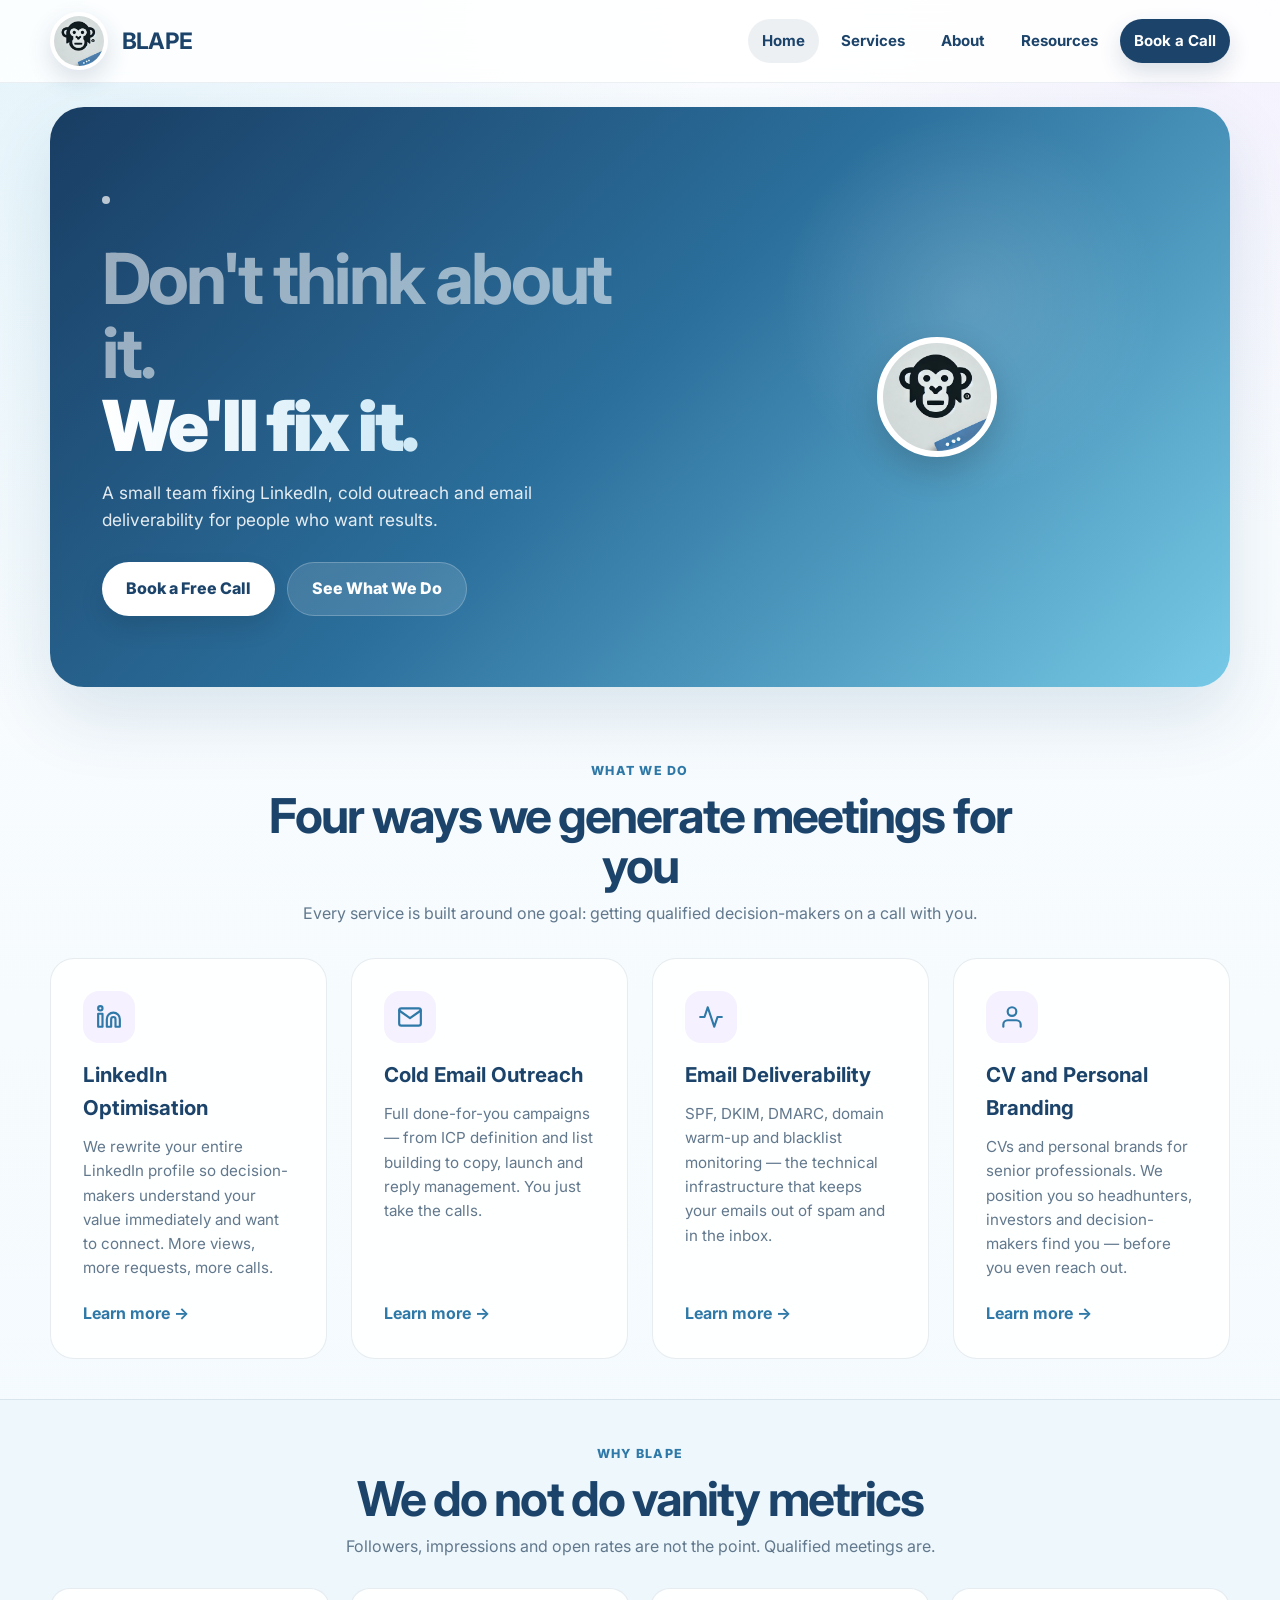
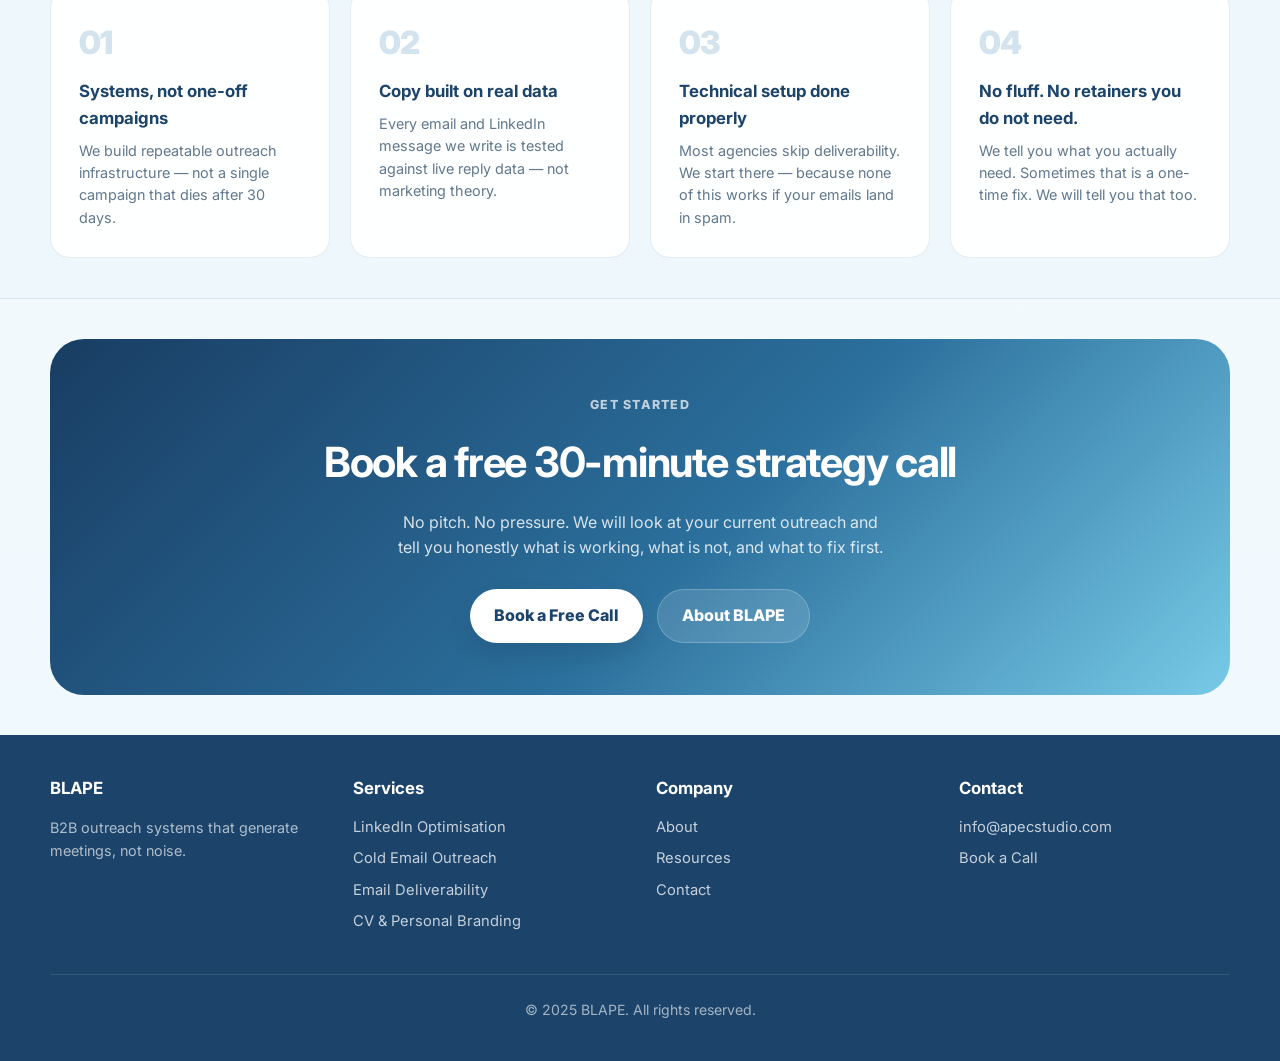
<file: index.html>
<!DOCTYPE html>
<html lang="en">
<head>
  <meta charset="UTF-8" />
  <meta name="viewport" content="width=device-width, initial-scale=1.0" />
  <title>BLAPE | B2B Outreach Systems That Book Meetings</title>
  <meta name="description" content="BLAPE builds done-for-you B2B outreach systems — cold email, LinkedIn optimisation and email deliverability — that generate qualified meetings." />
  <link rel="canonical" href="https://apecstudio.github.io/BLAPE-testing/" />
  <link rel="icon" href="monkey-logo.png" />
  <link rel="preconnect" href="https://fonts.googleapis.com" />
  <link rel="preconnect" href="https://fonts.gstatic.com" crossorigin />
  <link href="https://fonts.googleapis.com/css2?family=Inter:wght@400;500;600;700;800;900&family=Sora:wght@700;800&display=swap" rel="stylesheet" />
  <link rel="stylesheet" href="assets/css/styles.css" />
  <style>

    /* ─── EYEBROW ROTATOR ─────────────────────────────────────── */
    @keyframes rotateFade {
      0%    { opacity: 0; transform: translateY(7px);  }
      6%    { opacity: 1; transform: translateY(0);    }
      28%   { opacity: 1; transform: translateY(0);    }
      36%   { opacity: 0; transform: translateY(-7px); }
      100%  { opacity: 0; transform: translateY(-7px); }
    }

    .eyebrow-rotator {
      display: inline-flex;
      align-items: center;
      gap: 10px;
      margin-bottom: 20px;
      min-height: 44px;
    }
    .eyebrow-dot {
      width: 8px; height: 8px;
      border-radius: 50%;
      background: rgba(255,255,255,0.7);
      flex-shrink: 0;
    }
    .eyebrow-track {
      position: relative;
      height: 24px;
      overflow: hidden;
      min-width: 220px;
    }
    .eyebrow-item {
      position: absolute; left: 0; top: 0;
      color: rgba(255,255,255,0.9);
      font-weight: 700; font-size: 0.88rem;
      letter-spacing: 0.08em;
      text-transform: uppercase;
      opacity: 0;
      animation: rotateFade 14s cubic-bezier(0.4, 0, 0.2, 1) infinite;
      white-space: nowrap;
      will-change: opacity, transform;
    }
    .eyebrow-item:nth-child(1) { animation-delay: 0s;    }
    .eyebrow-item:nth-child(2) { animation-delay: 3.5s;  }
    .eyebrow-item:nth-child(3) { animation-delay: 7s;    }
    .eyebrow-item:nth-child(4) { animation-delay: 10.5s; }

    /* ─── HERO H1 ─────────────────────────────────────────────── */
    .hero-left h1 {
      color: white;
      font-size: clamp(2.8rem, 6vw, 4.4rem);
      line-height: 1.04;
      margin-bottom: 18px;
      letter-spacing: -0.04em;
      font-weight: 900;
    }
    .hero-left h1 .h1-dim {
      opacity: 0.55;
      font-weight: 700;
    }
    .hero-left h1 .h1-accent {
      display: block;
      background: linear-gradient(90deg, #ffffff 0%, #a8d8f0 100%);
      -webkit-background-clip: text;
      -webkit-text-fill-color: transparent;
      background-clip: text;
    }

    /* ─── WHY GRID ────────────────────────────────────────────── */
    .why-grid {
      display: grid;
      grid-template-columns: repeat(auto-fit, minmax(220px, 1fr));
      gap: 20px;
      margin-top: 28px;
    }
    .why-card {
      padding: 28px;
      border-radius: 20px;
      background: var(--surface);
      border: 1px solid var(--line);
    }
    .why-num {
      font-size: 2rem; font-weight: 900;
      color: rgba(47,121,168,0.2);
      letter-spacing: -0.04em;
      margin-bottom: 10px;
    }
    .why-card h3 { color: var(--primary); font-size: 1.05rem; margin-bottom: 8px; }
    .why-card p  { color: var(--muted); font-size: 0.9rem; line-height: 1.55; }

  </style>
</head>
<body>

  <!-- HEADER -->
  <header class="site-header">
    <div class="container header-inner">
      <a href="index.html" class="brand">
        <div class="logo-circle">
          <img src="monkey-logo.png" alt="BLAPE logo" />
        </div>
        <span>BLAPE</span>
      </a>
      <nav class="nav" id="nav-menu" aria-label="Main navigation">
        <a href="index.html" class="active">Home</a>
        <a href="#services">Services</a>
        <a href="about.html">About</a>
        <a href="resources.html">Resources</a>
        <a href="contact.html" class="nav-cta">Book a Call</a>
      </nav>
    </div>
  </header>

  <!-- HERO -->
  <section class="hero">
    <div class="container">
      <div class="hero-shell">
        <div class="hero-grid">
          <div class="hero-left">

            <div class="eyebrow-rotator anim-fadeup d1">
              <div class="eyebrow-dot"></div>
              <div class="eyebrow-track">
                <span class="eyebrow-item">Cold Email Outreach</span>
                <span class="eyebrow-item">LinkedIn Optimisation</span>
                <span class="eyebrow-item">Email Deliverability</span>
                <span class="eyebrow-item">Personal Branding</span>
              </div>
            </div>

            <h1 class="anim-fadeup d2">
              <span class="h1-dim">Don't think about it.</span>
              <span class="h1-accent">We'll fix it.</span>
            </h1>

            <p class="anim-fadeup d3">A small team fixing LinkedIn, cold outreach and email deliverability for people who want results.</p>

            <div class="btn-container anim-fadeup d4">
              <a href="contact.html" class="btn btn-primary">Book a Free Call</a>
              <a href="#services" class="btn btn-ghost-white">See What We Do</a>
            </div>

          </div>
          <div class="hero-right">
            <div class="logo-circle--hero">
              <img src="monkey-logo.png" alt="BLAPE" />
            </div>
          </div>
        </div>
      </div>
    </div>
  </section>

  <!-- SERVICES -->
  <section id="services">
    <div class="container">
      <div class="section-head centered">
        <span class="section-kicker">What We Do</span>
        <h2>Four ways we generate meetings for you</h2>
        <p>Every service is built around one goal: getting qualified decision-makers on a call with you.</p>
      </div>
      <div class="services-grid">
        <div class="service-card anim-fadeup d1">
          <div class="service-icon">
            <svg width="26" height="26" viewBox="0 0 24 24" fill="none" stroke="currentColor" stroke-width="2" stroke-linecap="round" stroke-linejoin="round" style="color:var(--primary-2)"><path d="M16 8a6 6 0 0 1 6 6v7h-4v-7a2 2 0 0 0-2-2 2 2 0 0 0-2 2v7h-4v-7a6 6 0 0 1 6-6z"/><rect x="2" y="9" width="4" height="12"/><circle cx="4" cy="4" r="2"/></svg>
          </div>
          <h3>LinkedIn Optimisation</h3>
          <p>We rewrite your entire LinkedIn profile so decision-makers understand your value immediately and want to connect. More views, more requests, more calls.</p>
          <a href="services/linkedin-optimization.html" class="learn-more">Learn more &rarr;</a>
        </div>
        <div class="service-card anim-fadeup d2">
          <div class="service-icon">
            <svg width="26" height="26" viewBox="0 0 24 24" fill="none" stroke="currentColor" stroke-width="2" stroke-linecap="round" stroke-linejoin="round" style="color:var(--primary-2)"><path d="M4 4h16c1.1 0 2 .9 2 2v12c0 1.1-.9 2-2 2H4c-1.1 0-2-.9-2-2V6c0-1.1.9-2 2-2z"/><polyline points="22,6 12,13 2,6"/></svg>
          </div>
          <h3>Cold Email Outreach</h3>
          <p>Full done-for-you campaigns — from ICP definition and list building to copy, launch and reply management. You just take the calls.</p>
          <a href="services/cold-email-outreach.html" class="learn-more">Learn more &rarr;</a>
        </div>
        <div class="service-card anim-fadeup d3">
          <div class="service-icon">
            <svg width="26" height="26" viewBox="0 0 24 24" fill="none" stroke="currentColor" stroke-width="2" stroke-linecap="round" stroke-linejoin="round" style="color:var(--primary-2)"><polyline points="22 12 18 12 15 21 9 3 6 12 2 12"/></svg>
          </div>
          <h3>Email Deliverability</h3>
          <p>SPF, DKIM, DMARC, domain warm-up and blacklist monitoring — the technical infrastructure that keeps your emails out of spam and in the inbox.</p>
          <a href="services/email-deliverability.html" class="learn-more">Learn more &rarr;</a>
        </div>
        <div class="service-card anim-fadeup d4">
          <div class="service-icon">
            <svg width="26" height="26" viewBox="0 0 24 24" fill="none" stroke="currentColor" stroke-width="2" stroke-linecap="round" stroke-linejoin="round" style="color:var(--primary-2)"><path d="M20 21v-2a4 4 0 0 0-4-4H8a4 4 0 0 0-4 4v2"/><circle cx="12" cy="7" r="4"/></svg>
          </div>
          <h3>CV and Personal Branding</h3>
          <p>CVs and personal brands for senior professionals. We position you so headhunters, investors and decision-makers find you — before you even reach out.</p>
          <a href="services/cv-personal-branding.html" class="learn-more">Learn more &rarr;</a>
        </div>
      </div>
    </div>
  </section>

  <!-- WHY BLAPE -->
  <section style="background: var(--bg-soft); border-top: 1px solid var(--line); border-bottom: 1px solid var(--line);">
    <div class="container">
      <div class="section-head centered">
        <span class="section-kicker">Why BLAPE</span>
        <h2>We do not do vanity metrics</h2>
        <p>Followers, impressions and open rates are not the point. Qualified meetings are.</p>
      </div>
      <div class="why-grid">
        <div class="why-card anim-fadeup d1">
          <div class="why-num">01</div>
          <h3>Systems, not one-off campaigns</h3>
          <p>We build repeatable outreach infrastructure — not a single campaign that dies after 30 days.</p>
        </div>
        <div class="why-card anim-fadeup d2">
          <div class="why-num">02</div>
          <h3>Copy built on real data</h3>
          <p>Every email and LinkedIn message we write is tested against live reply data — not marketing theory.</p>
        </div>
        <div class="why-card anim-fadeup d3">
          <div class="why-num">03</div>
          <h3>Technical setup done properly</h3>
          <p>Most agencies skip deliverability. We start there — because none of this works if your emails land in spam.</p>
        </div>
        <div class="why-card anim-fadeup d4">
          <div class="why-num">04</div>
          <h3>No fluff. No retainers you do not need.</h3>
          <p>We tell you what you actually need. Sometimes that is a one-time fix. We will tell you that too.</p>
        </div>
      </div>
    </div>
  </section>

  <!-- CTA STRIP -->
  <section>
    <div class="container">
      <div style="
        padding: 52px 48px;
        border-radius: var(--radius-xl);
        background: linear-gradient(135deg, #193d63 0%, #2b6f9c 55%, #77cae7 100%);
        text-align: center;
        color: white;
      ">
        <span style="display:inline-block;font-size:0.78rem;font-weight:800;letter-spacing:0.1em;text-transform:uppercase;color:rgba(255,255,255,0.7);margin-bottom:14px;">Get Started</span>
        <h2 style="font-size:clamp(1.8rem,3.5vw,2.6rem);letter-spacing:-0.03em;margin-bottom:14px;">Book a free 30-minute strategy call</h2>
        <p style="color:rgba(255,255,255,0.82);margin-bottom:28px;max-width:50ch;margin-left:auto;margin-right:auto;">No pitch. No pressure. We will look at your current outreach and tell you honestly what is working, what is not, and what to fix first.</p>
        <div style="display:flex;gap:14px;justify-content:center;flex-wrap:wrap;">
          <a href="contact.html" class="btn btn-primary">Book a Free Call</a>
          <a href="about.html" class="btn btn-ghost-white">About BLAPE</a>
        </div>
      </div>
    </div>
  </section>

  <!-- FOOTER -->
  <footer class="site-footer">
    <div class="container">
      <div class="footer-grid">
        <div class="footer-col">
          <h3>BLAPE</h3>
          <p style="color:rgba(255,255,255,0.65);font-size:0.9rem;line-height:1.6;">B2B outreach systems that generate meetings, not noise.</p>
        </div>
        <div class="footer-col">
          <h3>Services</h3>
          <a href="services/linkedin-optimization.html">LinkedIn Optimisation</a>
          <a href="services/cold-email-outreach.html">Cold Email Outreach</a>
          <a href="services/email-deliverability.html">Email Deliverability</a>
          <a href="services/cv-personal-branding.html">CV &amp; Personal Branding</a>
        </div>
        <div class="footer-col">
          <h3>Company</h3>
          <a href="about.html">About</a>
          <a href="resources.html">Resources</a>
          <a href="contact.html">Contact</a>
        </div>
        <div class="footer-col">
          <h3>Contact</h3>
          <a href="mailto:info@apecstudio.com">info@apecstudio.com</a>
          <a href="contact.html">Book a Call</a>
        </div>
      </div>
      <div class="footer-bottom">&copy; 2025 BLAPE. All rights reserved.</div>
    </div>
  </footer>

  <script src="assets/js/main.js"></script>
</body>
</html>
</file>
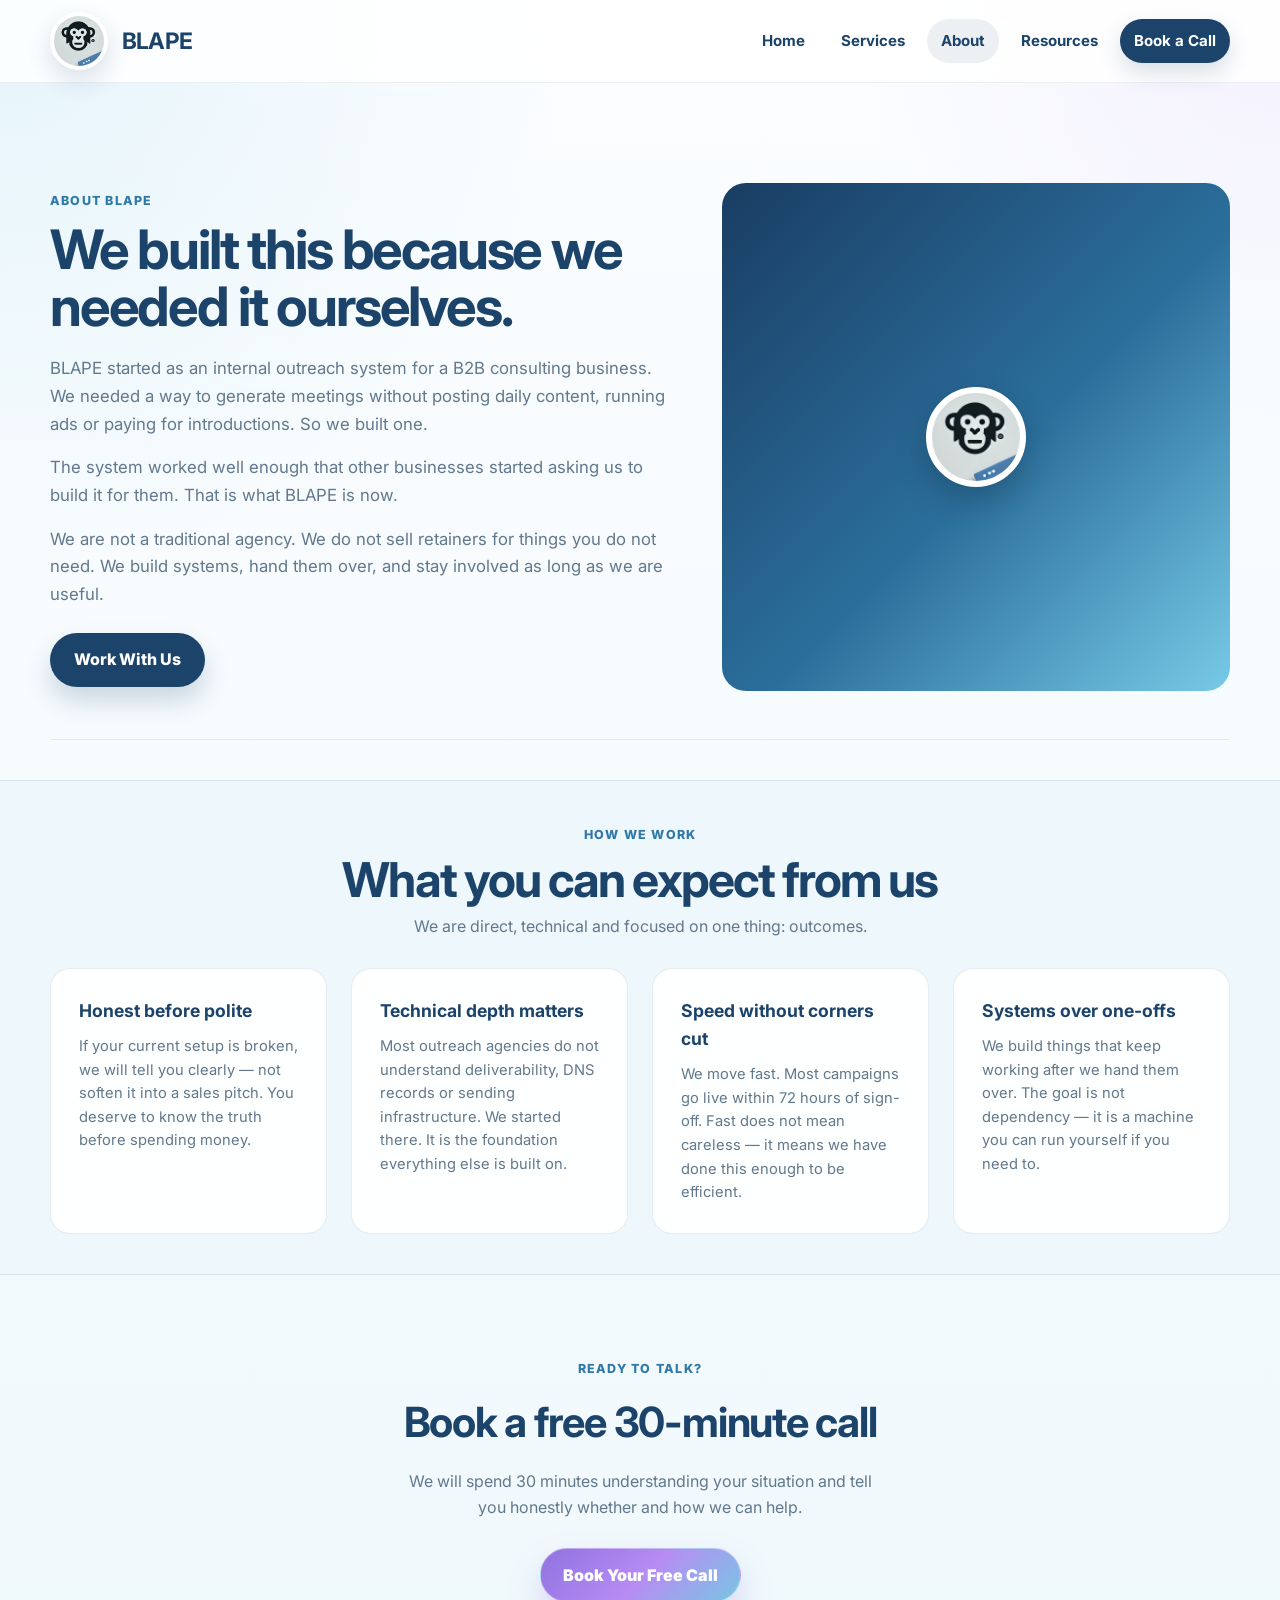
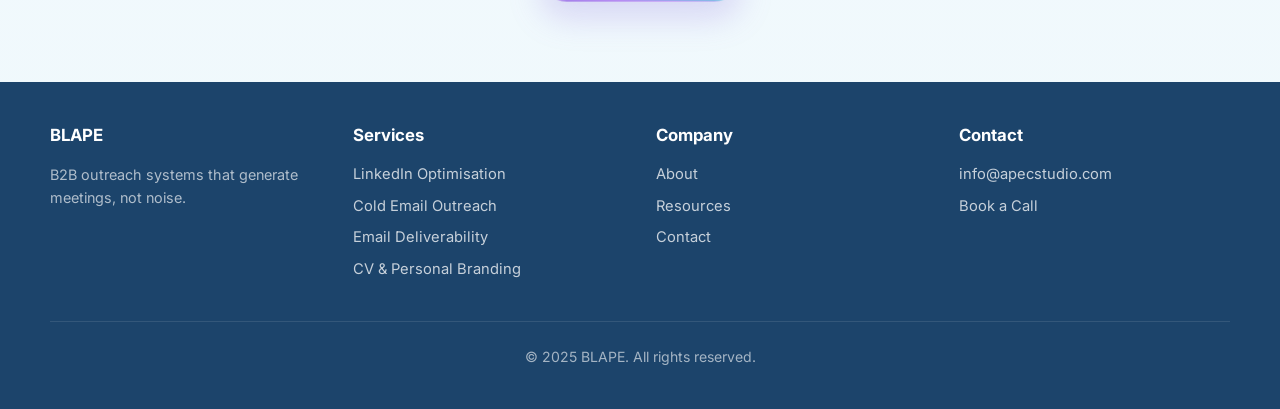
<file: about.html>
<!DOCTYPE html>
<html lang="en">
<head>
  <meta charset="UTF-8" />
  <meta name="viewport" content="width=device-width, initial-scale=1.0" />
  <title>About | BLAPE</title>
  <meta name="description" content="BLAPE is a B2B outreach agency built by people who ran outreach themselves. We know what works because we have done it." />
  <link rel="canonical" href="https://apecstudio.github.io/BLAPE-testing/about.html" />
  <link rel="icon" href="monkey-logo.png" />
  <link rel="preconnect" href="https://fonts.googleapis.com" />
  <link rel="preconnect" href="https://fonts.gstatic.com" crossorigin />
  <link href="https://fonts.googleapis.com/css2?family=Inter:wght@400;500;600;700;800;900&family=Sora:wght@700;800&display=swap" rel="stylesheet" />
  <link rel="stylesheet" href="assets/css/styles.css" />
  <style>
    .about-intro {
      display: grid;
      grid-template-columns: 1.1fr 0.9fr;
      gap: 52px;
      align-items: center;
      padding: 60px 0 48px;
      border-bottom: 1px solid var(--line);
    }
    .about-intro h1 {
      color: var(--primary);
      font-size: clamp(2.2rem, 5vw, 3.4rem);
      letter-spacing: -0.04em;
      line-height: 1.05;
      margin-bottom: 20px;
    }
    .about-intro p {
      color: var(--muted);
      font-size: 1.05rem;
      line-height: 1.65;
      margin-bottom: 16px;
    }
    .about-visual {
      border-radius: 24px;
      overflow: hidden;
      background: linear-gradient(135deg, #193d63 0%, #2b6f9c 55%, #77cae7 100%);
      aspect-ratio: 1;
      display: grid;
      place-items: center;
    }
    .about-visual-inner {
      width: 100px; height: 100px;
      border-radius: 50%;
      background: white;
      border: 6px solid white;
      box-shadow: 0 14px 34px rgba(0,0,0,0.2);
      overflow: hidden;
      display: grid; place-items: center;
    }
    .about-visual-inner img {
      width: 100%; height: 100%;
      object-fit: cover;
      transform: scale(1.42);
    }
    .values-grid {
      display: grid;
      grid-template-columns: repeat(auto-fit, minmax(260px, 1fr));
      gap: 24px;
      margin-top: 28px;
    }
    .value-card {
      padding: 28px;
      border-radius: 20px;
      background: var(--surface);
      border: 1px solid var(--line);
      transition: all 0.3s ease;
    }
    .value-card:hover { transform: translateY(-4px); box-shadow: var(--shadow); }
    .value-card h3 { color: var(--primary); font-size: 1.1rem; margin-bottom: 10px; }
    .value-card p { color: var(--muted); font-size: 0.92rem; line-height: 1.6; }
    @media (max-width: 820px) {
      .about-intro {
        grid-template-columns: 1fr;
        padding: 40px 0 32px;
        gap: 28px;
      }
      .about-visual { max-width: 280px; }
    }
  </style>
</head>
<body>

  <!-- HEADER -->
  <header class="site-header">
    <div class="container header-inner">
      <a href="index.html" class="brand">
        <div class="logo-circle">
          <img src="monkey-logo.png" alt="BLAPE logo" />
        </div>
        <span>BLAPE</span>
      </a>
      <nav class="nav" id="nav-menu" aria-label="Main navigation">
        <a href="index.html">Home</a>
        <a href="index.html#services">Services</a>
        <a href="about.html" class="active">About</a>
        <a href="resources.html">Resources</a>
        <a href="contact.html" class="nav-cta">Book a Call</a>
      </nav>
    </div>
  </header>

  <!-- ABOUT INTRO -->
  <section>
    <div class="container">
      <div class="about-intro">
        <div>
          <span class="section-kicker anim-fadeup d1">About BLAPE</span>
          <h1 class="anim-fadeup d2">We built this because we needed it ourselves.</h1>
          <p class="anim-fadeup d3">BLAPE started as an internal outreach system for a B2B consulting business. We needed a way to generate meetings without posting daily content, running ads or paying for introductions. So we built one.</p>
          <p class="anim-fadeup d3">The system worked well enough that other businesses started asking us to build it for them. That is what BLAPE is now.</p>
          <p class="anim-fadeup d4">We are not a traditional agency. We do not sell retainers for things you do not need. We build systems, hand them over, and stay involved as long as we are useful.</p>
          <div style="margin-top:24px;" class="anim-fadeup d5">
            <a href="contact.html" class="btn btn-dark">Work With Us</a>
          </div>
        </div>
        <div class="about-visual anim-fadeup d2">
          <div class="about-visual-inner">
            <img src="monkey-logo.png" alt="BLAPE" />
          </div>
        </div>
      </div>
    </div>
  </section>

  <!-- VALUES -->
  <section style="background: var(--bg-soft); border-top: 1px solid var(--line); border-bottom: 1px solid var(--line);">
    <div class="container">
      <div class="section-head centered">
        <span class="section-kicker">How We Work</span>
        <h2>What you can expect from us</h2>
        <p>We are direct, technical and focused on one thing: outcomes.</p>
      </div>
      <div class="values-grid">
        <div class="value-card anim-fadeup d1">
          <h3>Honest before polite</h3>
          <p>If your current setup is broken, we will tell you clearly — not soften it into a sales pitch. You deserve to know the truth before spending money.</p>
        </div>
        <div class="value-card anim-fadeup d2">
          <h3>Technical depth matters</h3>
          <p>Most outreach agencies do not understand deliverability, DNS records or sending infrastructure. We started there. It is the foundation everything else is built on.</p>
        </div>
        <div class="value-card anim-fadeup d3">
          <h3>Speed without corners cut</h3>
          <p>We move fast. Most campaigns go live within 72 hours of sign-off. Fast does not mean careless — it means we have done this enough to be efficient.</p>
        </div>
        <div class="value-card anim-fadeup d4">
          <h3>Systems over one-offs</h3>
          <p>We build things that keep working after we hand them over. The goal is not dependency — it is a machine you can run yourself if you need to.</p>
        </div>
      </div>
    </div>
  </section>

  <!-- CTA -->
  <section>
    <div class="container">
      <div style="text-align:center;padding:40px 0;">
        <span class="section-kicker">Ready to talk?</span>
        <h2 style="color:var(--primary);font-size:clamp(1.8rem,3.5vw,2.6rem);letter-spacing:-0.03em;margin-bottom:14px;">Book a free 30-minute call</h2>
        <p style="color:var(--muted);margin-bottom:28px;max-width:48ch;margin-left:auto;margin-right:auto;">We will spend 30 minutes understanding your situation and tell you honestly whether and how we can help.</p>
        <a href="contact.html" class="purple-pop">Book Your Free Call</a>
      </div>
    </div>
  </section>

  <!-- FOOTER -->
  <footer class="site-footer">
    <div class="container">
      <div class="footer-grid">
        <div class="footer-col">
          <h3>BLAPE</h3>
          <p style="color:rgba(255,255,255,0.65);font-size:0.9rem;line-height:1.6;">B2B outreach systems that generate meetings, not noise.</p>
        </div>
        <div class="footer-col">
          <h3>Services</h3>
          <a href="services/linkedin-optimization.html">LinkedIn Optimisation</a>
          <a href="services/cold-email-outreach.html">Cold Email Outreach</a>
          <a href="services/email-deliverability.html">Email Deliverability</a>
          <a href="services/cv-personal-branding.html">CV &amp; Personal Branding</a>
        </div>
        <div class="footer-col">
          <h3>Company</h3>
          <a href="about.html">About</a>
          <a href="resources.html">Resources</a>
          <a href="contact.html">Contact</a>
        </div>
        <div class="footer-col">
          <h3>Contact</h3>
          <a href="mailto:info@apecstudio.com">info@apecstudio.com</a>
          <a href="contact.html">Book a Call</a>
        </div>
      </div>
      <div class="footer-bottom">&copy; 2025 BLAPE. All rights reserved.</div>
    </div>
  </footer>

  <script src="assets/js/main.js"></script>
</body>
</html>
</file>
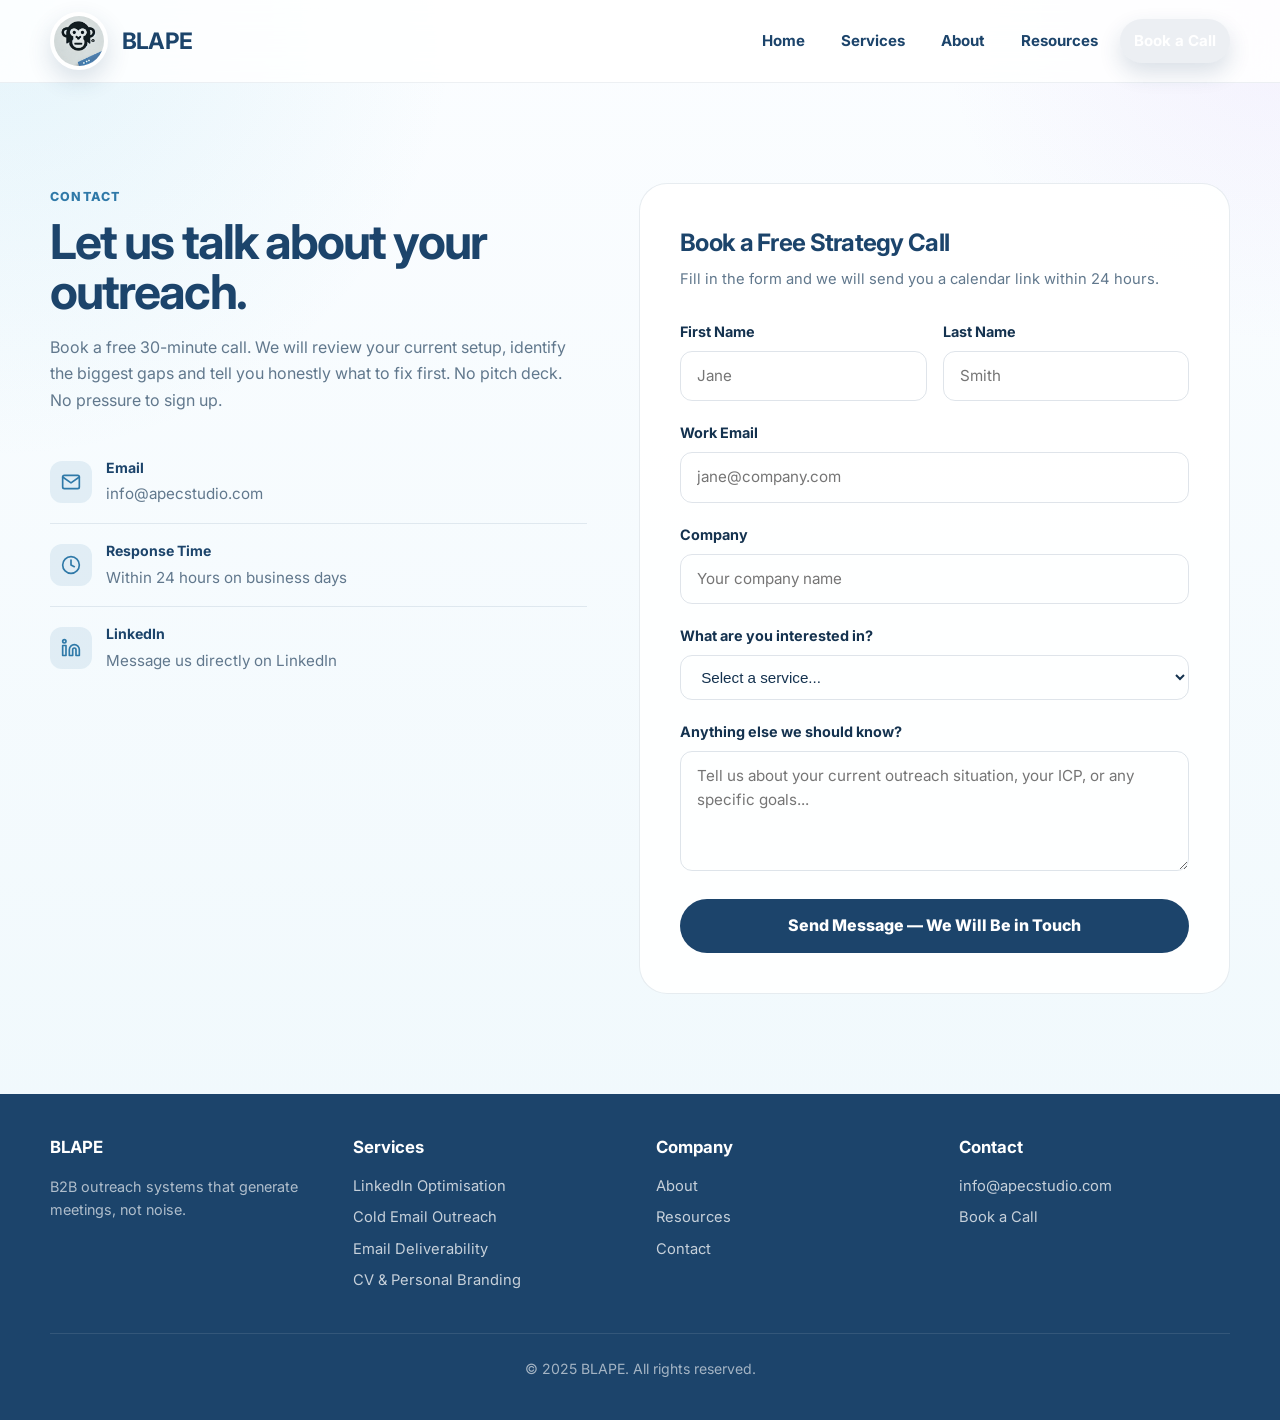
<file: contact.html>
<!DOCTYPE html>
<html lang="en">
<head>
  <meta charset="UTF-8" />
  <meta name="viewport" content="width=device-width, initial-scale=1.0" />
  <title>Contact | BLAPE</title>
  <meta name="description" content="Book a free 30-minute strategy call with BLAPE. No pitch, no pressure — just an honest conversation about your B2B outreach." />
  <link rel="canonical" href="https://apecstudio.github.io/BLAPE-testing/contact.html" />
  <link rel="icon" href="monkey-logo.png" />
  <link rel="preconnect" href="https://fonts.googleapis.com" />
  <link rel="preconnect" href="https://fonts.gstatic.com" crossorigin />
  <link href="https://fonts.googleapis.com/css2?family=Inter:wght@400;500;600;700;800;900&family=Sora:wght@700;800&display=swap" rel="stylesheet" />
  <link rel="stylesheet" href="assets/css/styles.css" />
  <style>
    .contact-layout {
      display: grid;
      grid-template-columns: 1fr 1.1fr;
      gap: 52px;
      align-items: start;
      padding: 60px 0 60px;
    }
    .contact-left h1 {
      color: var(--primary);
      font-size: clamp(2rem, 4vw, 3rem);
      letter-spacing: -0.04em;
      line-height: 1.05;
      margin-bottom: 16px;
    }
    .contact-left p {
      color: var(--muted);
      font-size: 1rem;
      line-height: 1.65;
      margin-bottom: 28px;
    }
    .contact-detail {
      display: flex;
      align-items: center;
      gap: 14px;
      padding: 16px 0;
      border-bottom: 1px solid var(--line);
      color: var(--text);
    }
    .contact-detail:last-child { border-bottom: none; }
    .contact-detail-icon {
      width: 42px; height: 42px;
      border-radius: 12px;
      background: rgba(47,121,168,0.1);
      display: grid; place-items: center;
      flex-shrink: 0;
    }
    .contact-detail-text strong {
      display: block;
      color: var(--primary);
      font-size: 0.88rem;
      font-weight: 700;
      margin-bottom: 2px;
    }
    .contact-detail-text span {
      color: var(--muted);
      font-size: 0.95rem;
    }
    .contact-form-card {
      background: var(--surface);
      border: 1px solid var(--line);
      border-radius: 28px;
      padding: 40px;
    }
    .contact-form-card h2 {
      color: var(--primary);
      font-size: 1.5rem;
      letter-spacing: -0.03em;
      margin-bottom: 6px;
    }
    .contact-form-card p {
      color: var(--muted);
      font-size: 0.92rem;
      margin-bottom: 28px;
    }
    .form-row {
      display: grid;
      grid-template-columns: 1fr 1fr;
      gap: 16px;
    }
    .form-group { margin-bottom: 20px; }
    .form-group label {
      display: block;
      color: var(--text);
      font-weight: 700;
      font-size: 0.9rem;
      margin-bottom: 8px;
    }
    .form-group input,
    .form-group textarea,
    .form-group select {
      width: 100%;
      padding: 12px 16px;
      border-radius: 12px;
      border: 1px solid rgba(28,68,107,0.14);
      background: transparent;
      color: var(--text);
      font-size: 0.95rem;
      transition: border-color 0.22s ease;
    }
    .form-group input:focus,
    .form-group textarea:focus,
    .form-group select:focus {
      outline: none;
      border-color: var(--primary-2);
    }
    .form-group textarea { resize: vertical; min-height: 120px; }
    .form-submit {
      width: 100%;
      min-height: 54px;
      padding: 0 24px;
      border-radius: 999px;
      background: var(--primary);
      color: white;
      font-weight: 800;
      border: none;
      cursor: pointer;
      transition: transform 0.22s ease, background 0.22s ease;
      font-size: 1rem;
    }
    .form-submit:hover { background: #17385a; transform: translateY(-2px); }
    @media (max-width: 820px) {
      .contact-layout { grid-template-columns: 1fr; gap: 32px; padding: 40px 0; }
      .form-row { grid-template-columns: 1fr; }
      .contact-form-card { padding: 28px; }
    }
  </style>
</head>
<body>

  <!-- HEADER -->
  <header class="site-header">
    <div class="container header-inner">
      <a href="index.html" class="brand">
        <div class="logo-circle">
          <img src="monkey-logo.png" alt="BLAPE logo" />
        </div>
        <span>BLAPE</span>
      </a>
      <nav class="nav" id="nav-menu" aria-label="Main navigation">
        <a href="index.html">Home</a>
        <a href="index.html#services">Services</a>
        <a href="about.html">About</a>
        <a href="resources.html">Resources</a>
        <a href="contact.html" class="nav-cta active">Book a Call</a>
      </nav>
    </div>
  </header>

  <!-- CONTACT -->
  <section>
    <div class="container">
      <div class="contact-layout">
        <div class="contact-left anim-fadeup d1">
          <span class="section-kicker">Contact</span>
          <h1>Let us talk about your outreach.</h1>
          <p>Book a free 30-minute call. We will review your current setup, identify the biggest gaps and tell you honestly what to fix first. No pitch deck. No pressure to sign up.</p>

          <div class="contact-detail">
            <div class="contact-detail-icon">
              <svg width="20" height="20" viewBox="0 0 24 24" fill="none" stroke="currentColor" stroke-width="2" stroke-linecap="round" stroke-linejoin="round" style="color:var(--primary-2)"><path d="M4 4h16c1.1 0 2 .9 2 2v12c0 1.1-.9 2-2 2H4c-1.1 0-2-.9-2-2V6c0-1.1.9-2 2-2z"/><polyline points="22,6 12,13 2,6"/></svg>
            </div>
            <div class="contact-detail-text">
              <strong>Email</strong>
              <span>info@apecstudio.com</span>
            </div>
          </div>

          <div class="contact-detail">
            <div class="contact-detail-icon">
              <svg width="20" height="20" viewBox="0 0 24 24" fill="none" stroke="currentColor" stroke-width="2" stroke-linecap="round" stroke-linejoin="round" style="color:var(--primary-2)"><circle cx="12" cy="12" r="10"/><polyline points="12 6 12 12 16 14"/></svg>
            </div>
            <div class="contact-detail-text">
              <strong>Response Time</strong>
              <span>Within 24 hours on business days</span>
            </div>
          </div>

          <div class="contact-detail">
            <div class="contact-detail-icon">
              <svg width="20" height="20" viewBox="0 0 24 24" fill="none" stroke="currentColor" stroke-width="2" stroke-linecap="round" stroke-linejoin="round" style="color:var(--primary-2)"><path d="M16 8a6 6 0 0 1 6 6v7h-4v-7a2 2 0 0 0-2-2 2 2 0 0 0-2 2v7h-4v-7a6 6 0 0 1 6-6z"/><rect x="2" y="9" width="4" height="12"/><circle cx="4" cy="4" r="2"/></svg>
            </div>
            <div class="contact-detail-text">
              <strong>LinkedIn</strong>
              <span>Message us directly on LinkedIn</span>
            </div>
          </div>
        </div>

        <div class="contact-form-card anim-fadeup d2">
          <h2>Book a Free Strategy Call</h2>
          <p>Fill in the form and we will send you a calendar link within 24 hours.</p>
          <form action="https://formspree.io/f/YOUR_FORM_ID" method="POST">
            <div class="form-row">
              <div class="form-group">
                <label for="fname">First Name</label>
                <input type="text" id="fname" name="first_name" placeholder="Jane" required />
              </div>
              <div class="form-group">
                <label for="lname">Last Name</label>
                <input type="text" id="lname" name="last_name" placeholder="Smith" required />
              </div>
            </div>
            <div class="form-group">
              <label for="email">Work Email</label>
              <input type="email" id="email" name="email" placeholder="jane@company.com" required />
            </div>
            <div class="form-group">
              <label for="company">Company</label>
              <input type="text" id="company" name="company" placeholder="Your company name" />
            </div>
            <div class="form-group">
              <label for="service">What are you interested in?</label>
              <select id="service" name="service">
                <option value="">Select a service...</option>
                <option value="cold-email">Cold Email Outreach</option>
                <option value="linkedin">LinkedIn Optimisation</option>
                <option value="deliverability">Email Deliverability</option>
                <option value="cv">CV and Personal Branding</option>
                <option value="all">Full Outreach System</option>
                <option value="unsure">Not sure yet</option>
              </select>
            </div>
            <div class="form-group">
              <label for="message">Anything else we should know?</label>
              <textarea id="message" name="message" placeholder="Tell us about your current outreach situation, your ICP, or any specific goals..."></textarea>
            </div>
            <button type="submit" class="form-submit">Send Message — We Will Be in Touch</button>
          </form>
        </div>
      </div>
    </div>
  </section>

  <!-- FOOTER -->
  <footer class="site-footer">
    <div class="container">
      <div class="footer-grid">
        <div class="footer-col">
          <h3>BLAPE</h3>
          <p style="color:rgba(255,255,255,0.65);font-size:0.9rem;line-height:1.6;">B2B outreach systems that generate meetings, not noise.</p>
        </div>
        <div class="footer-col">
          <h3>Services</h3>
          <a href="services/linkedin-optimization.html">LinkedIn Optimisation</a>
          <a href="services/cold-email-outreach.html">Cold Email Outreach</a>
          <a href="services/email-deliverability.html">Email Deliverability</a>
          <a href="services/cv-personal-branding.html">CV &amp; Personal Branding</a>
        </div>
        <div class="footer-col">
          <h3>Company</h3>
          <a href="about.html">About</a>
          <a href="resources.html">Resources</a>
          <a href="contact.html">Contact</a>
        </div>
        <div class="footer-col">
          <h3>Contact</h3>
          <a href="mailto:info@apecstudio.com">info@apecstudio.com</a>
          <a href="contact.html">Book a Call</a>
        </div>
      </div>
      <div class="footer-bottom">&copy; 2025 BLAPE. All rights reserved.</div>
    </div>
  </footer>

  <script src="assets/js/main.js"></script>
</body>
</html>
</file>
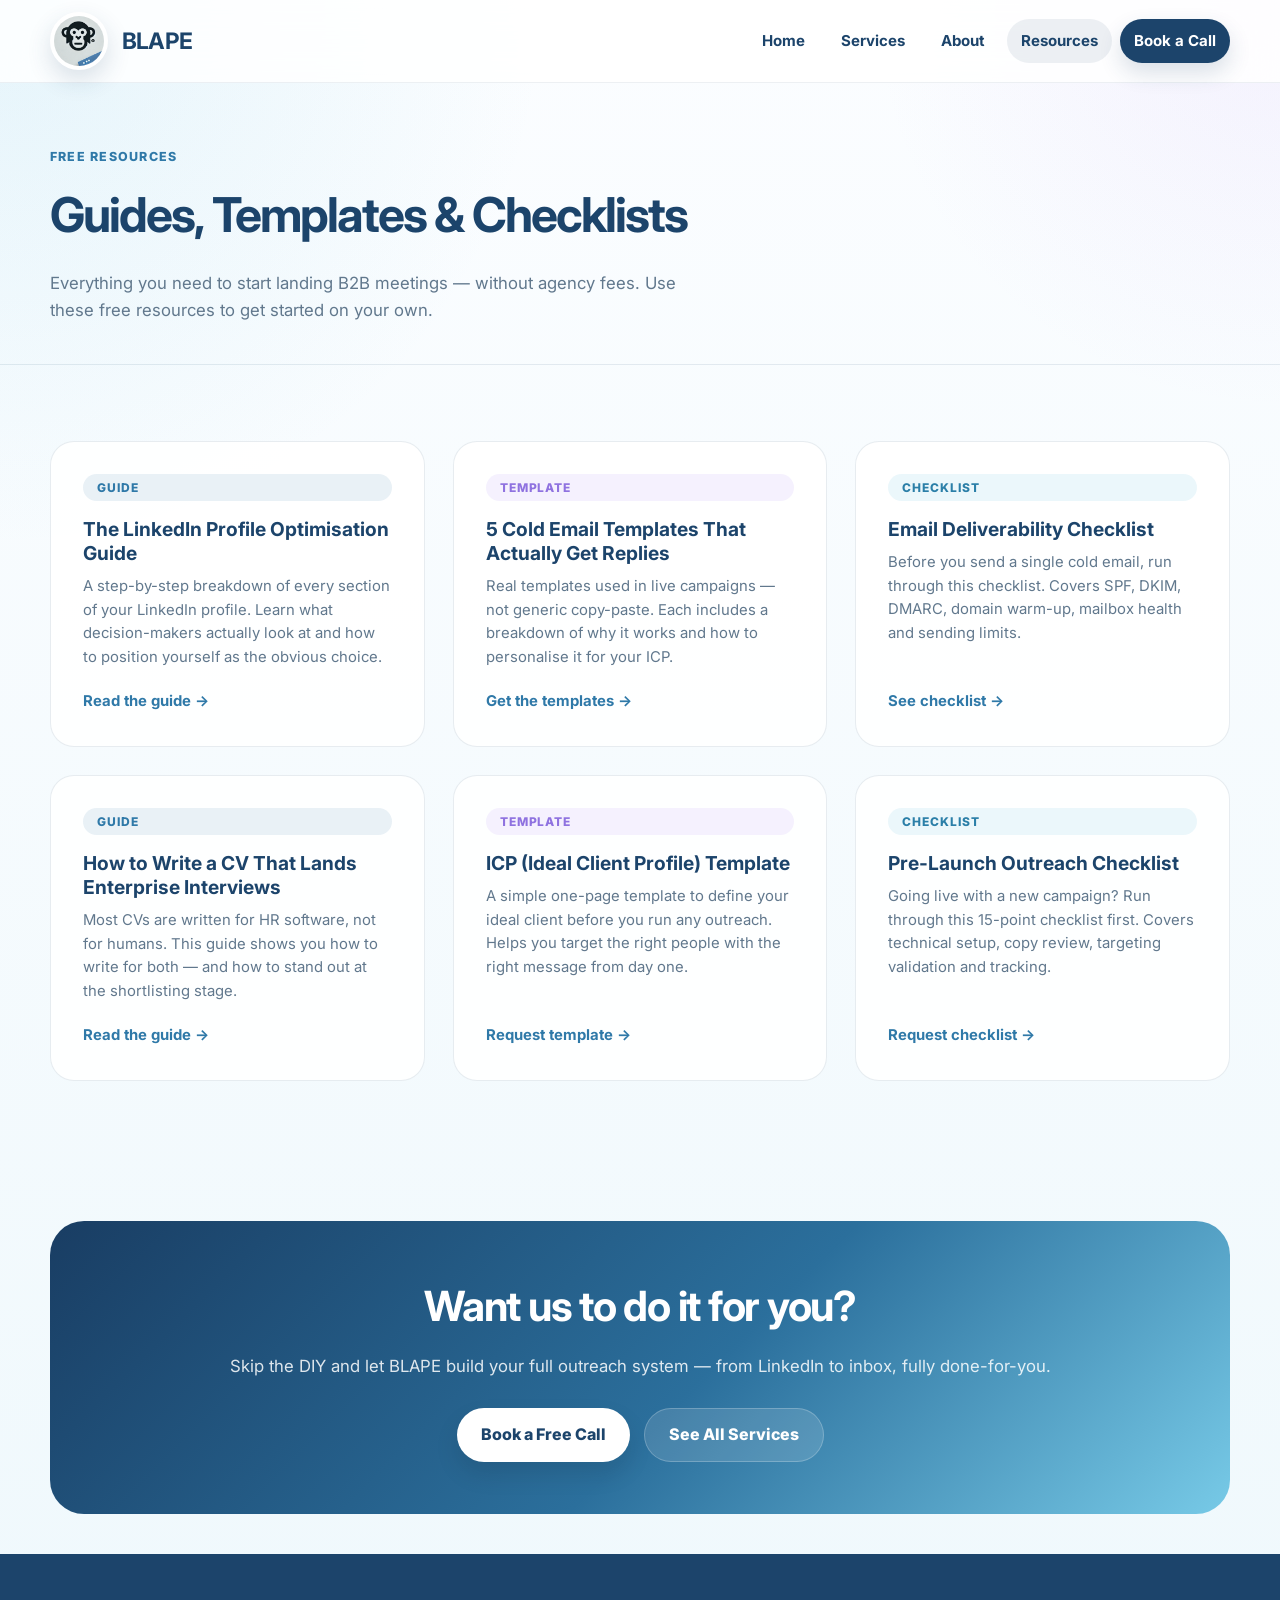
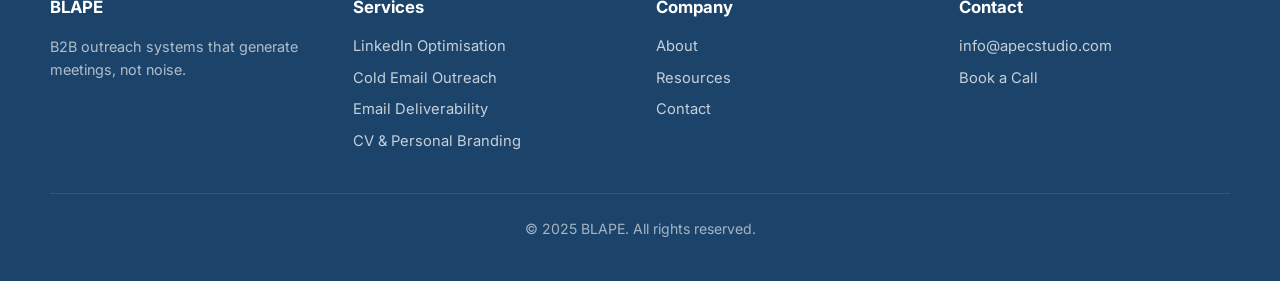
<file: resources.html>
<!DOCTYPE html>
<html lang="en">
<head>
  <meta charset="UTF-8" />
  <meta name="viewport" content="width=device-width, initial-scale=1.0" />
  <title>Resources | BLAPE</title>
  <meta name="description" content="Free guides, templates and tips to help you land B2B meetings, optimize your LinkedIn and write cold emails that convert." />
  <link rel="canonical" href="https://apecstudio.github.io/BLAPE-testing/resources.html" />
  <link rel="icon" href="monkey-logo.png" />
  <link rel="preconnect" href="https://fonts.googleapis.com" />
  <link rel="preconnect" href="https://fonts.gstatic.com" crossorigin />
  <link href="https://fonts.googleapis.com/css2?family=Inter:wght@400;500;600;700;800;900&family=Sora:wght@700;800&display=swap" rel="stylesheet" />
  <link rel="stylesheet" href="assets/css/styles.css" />
  <style>
    .resources-grid {
      display: grid;
      grid-template-columns: repeat(auto-fit, minmax(300px, 1fr));
      gap: 28px;
      margin-top: 36px;
    }
    .resource-card {
      background: var(--surface);
      border: 1px solid var(--line);
      border-radius: 24px;
      padding: 32px;
      display: flex;
      flex-direction: column;
      transition: all 0.3s ease;
    }
    .resource-card:hover {
      transform: translateY(-6px);
      box-shadow: var(--shadow);
    }
    .resource-tag {
      display: inline-block;
      padding: 4px 14px;
      border-radius: 999px;
      font-size: 0.75rem;
      font-weight: 800;
      letter-spacing: 0.08em;
      text-transform: uppercase;
      margin-bottom: 16px;
    }
    .tag-guide { background: rgba(47,121,168,0.1); color: var(--primary-2); }
    .tag-template { background: rgba(169,140,240,0.12); color: var(--accent-strong); }
    .tag-checklist { background: rgba(119,199,227,0.15); color: #2b7fa8; }
    .resource-card h3 {
      color: var(--primary);
      font-size: 1.2rem;
      margin-bottom: 10px;
      line-height: 1.25;
    }
    .resource-card p {
      color: var(--muted);
      font-size: 0.93rem;
      line-height: 1.6;
      flex-grow: 1;
      margin-bottom: 20px;
    }
    .resource-link {
      display: inline-flex;
      align-items: center;
      gap: 8px;
      color: var(--primary-2);
      font-weight: 700;
      font-size: 0.93rem;
      transition: gap 0.22s ease;
    }
    .resource-link:hover { gap: 14px; }
    .cta-banner {
      margin-top: 60px;
      padding: 52px 48px;
      border-radius: var(--radius-xl);
      background: linear-gradient(135deg, #193d63 0%, #2b6f9c 55%, #77cae7 100%);
      color: white;
      text-align: center;
    }
    .cta-banner h2 {
      font-size: clamp(1.8rem, 3.5vw, 2.6rem);
      letter-spacing: -0.03em;
      margin-bottom: 14px;
    }
    .cta-banner p {
      color: rgba(255,255,255,0.85);
      margin-bottom: 28px;
      font-size: 1.05rem;
    }
    .cta-banner .btns {
      display: flex;
      gap: 14px;
      justify-content: center;
      flex-wrap: wrap;
    }
    @media (max-width: 600px) {
      .cta-banner { padding: 32px 20px; }
      .resources-grid { grid-template-columns: 1fr; }
    }
  </style>
</head>
<body>

  <!-- HEADER -->
  <header class="site-header">
    <div class="container header-inner">
      <a href="index.html" class="brand">
        <div class="logo-circle">
          <img src="monkey-logo.png" alt="BLAPE logo" />
        </div>
        <span>BLAPE</span>
      </a>
      <nav class="nav" id="nav-menu" aria-label="Main navigation">
        <a href="index.html">Home</a>
        <a href="index.html#services">Services</a>
        <a href="about.html">About</a>
        <a href="resources.html" class="active">Resources</a>
        <a href="contact.html" class="nav-cta">Book a Call</a>
      </nav>
    </div>
  </header>

  <!-- PAGE HERO -->
  <section class="page-hero">
    <div class="container">
      <span class="section-kicker">Free Resources</span>
      <h1 class="anim-fadeup d1">Guides, Templates &amp; Checklists</h1>
      <p class="anim-fadeup d2">Everything you need to start landing B2B meetings — without agency fees. Use these free resources to get started on your own.</p>
    </div>
  </section>

  <!-- RESOURCES GRID -->
  <section>
    <div class="container">
      <div class="resources-grid">

        <div class="resource-card anim-fadeup d1">
          <span class="resource-tag tag-guide">Guide</span>
          <h3>The LinkedIn Profile Optimisation Guide</h3>
          <p>A step-by-step breakdown of every section of your LinkedIn profile. Learn what decision-makers actually look at and how to position yourself as the obvious choice.</p>
          <a href="services/linkedin-optimization.html" class="resource-link">Read the guide &rarr;</a>
        </div>

        <div class="resource-card anim-fadeup d2">
          <span class="resource-tag tag-template">Template</span>
          <h3>5 Cold Email Templates That Actually Get Replies</h3>
          <p>Real templates used in live campaigns — not generic copy-paste. Each includes a breakdown of why it works and how to personalise it for your ICP.</p>
          <a href="services/cold-email-outreach.html" class="resource-link">Get the templates &rarr;</a>
        </div>

        <div class="resource-card anim-fadeup d3">
          <span class="resource-tag tag-checklist">Checklist</span>
          <h3>Email Deliverability Checklist</h3>
          <p>Before you send a single cold email, run through this checklist. Covers SPF, DKIM, DMARC, domain warm-up, mailbox health and sending limits.</p>
          <a href="services/email-deliverability.html" class="resource-link">See checklist &rarr;</a>
        </div>

        <div class="resource-card anim-fadeup d1">
          <span class="resource-tag tag-guide">Guide</span>
          <h3>How to Write a CV That Lands Enterprise Interviews</h3>
          <p>Most CVs are written for HR software, not for humans. This guide shows you how to write for both — and how to stand out at the shortlisting stage.</p>
          <a href="services/cv-personal-branding.html" class="resource-link">Read the guide &rarr;</a>
        </div>

        <div class="resource-card anim-fadeup d2">
          <span class="resource-tag tag-template">Template</span>
          <h3>ICP (Ideal Client Profile) Template</h3>
          <p>A simple one-page template to define your ideal client before you run any outreach. Helps you target the right people with the right message from day one.</p>
          <a href="contact.html" class="resource-link">Request template &rarr;</a>
        </div>

        <div class="resource-card anim-fadeup d3">
          <span class="resource-tag tag-checklist">Checklist</span>
          <h3>Pre-Launch Outreach Checklist</h3>
          <p>Going live with a new campaign? Run through this 15-point checklist first. Covers technical setup, copy review, targeting validation and tracking.</p>
          <a href="contact.html" class="resource-link">Request checklist &rarr;</a>
        </div>

      </div>
    </div>
  </section>

  <!-- CTA BANNER -->
  <section>
    <div class="container">
      <div class="cta-banner anim-fadeup d1">
        <h2>Want us to do it for you?</h2>
        <p>Skip the DIY and let BLAPE build your full outreach system — from LinkedIn to inbox, fully done-for-you.</p>
        <div class="btns">
          <a href="contact.html" class="btn btn-primary">Book a Free Call</a>
          <a href="index.html#services" class="btn btn-ghost-white">See All Services</a>
        </div>
      </div>
    </div>
  </section>

  <!-- FOOTER -->
  <footer class="site-footer">
    <div class="container">
      <div class="footer-grid">
        <div class="footer-col">
          <h3>BLAPE</h3>
          <p style="color:rgba(255,255,255,0.65);font-size:0.9rem;line-height:1.6;">B2B outreach systems that generate meetings, not noise.</p>
        </div>
        <div class="footer-col">
          <h3>Services</h3>
          <a href="services/linkedin-optimization.html">LinkedIn Optimisation</a>
          <a href="services/cold-email-outreach.html">Cold Email Outreach</a>
          <a href="services/email-deliverability.html">Email Deliverability</a>
          <a href="services/cv-personal-branding.html">CV &amp; Personal Branding</a>
        </div>
        <div class="footer-col">
          <h3>Company</h3>
          <a href="about.html">About</a>
          <a href="resources.html">Resources</a>
          <a href="contact.html">Contact</a>
        </div>
        <div class="footer-col">
          <h3>Contact</h3>
          <a href="mailto:info@apecstudio.com">info@apecstudio.com</a>
          <a href="contact.html">Book a Call</a>
        </div>
      </div>
      <div class="footer-bottom">
        &copy; 2025 BLAPE. All rights reserved.
      </div>
    </div>
  </footer>

  <script src="assets/js/main.js"></script>
</body>
</html>
</file>
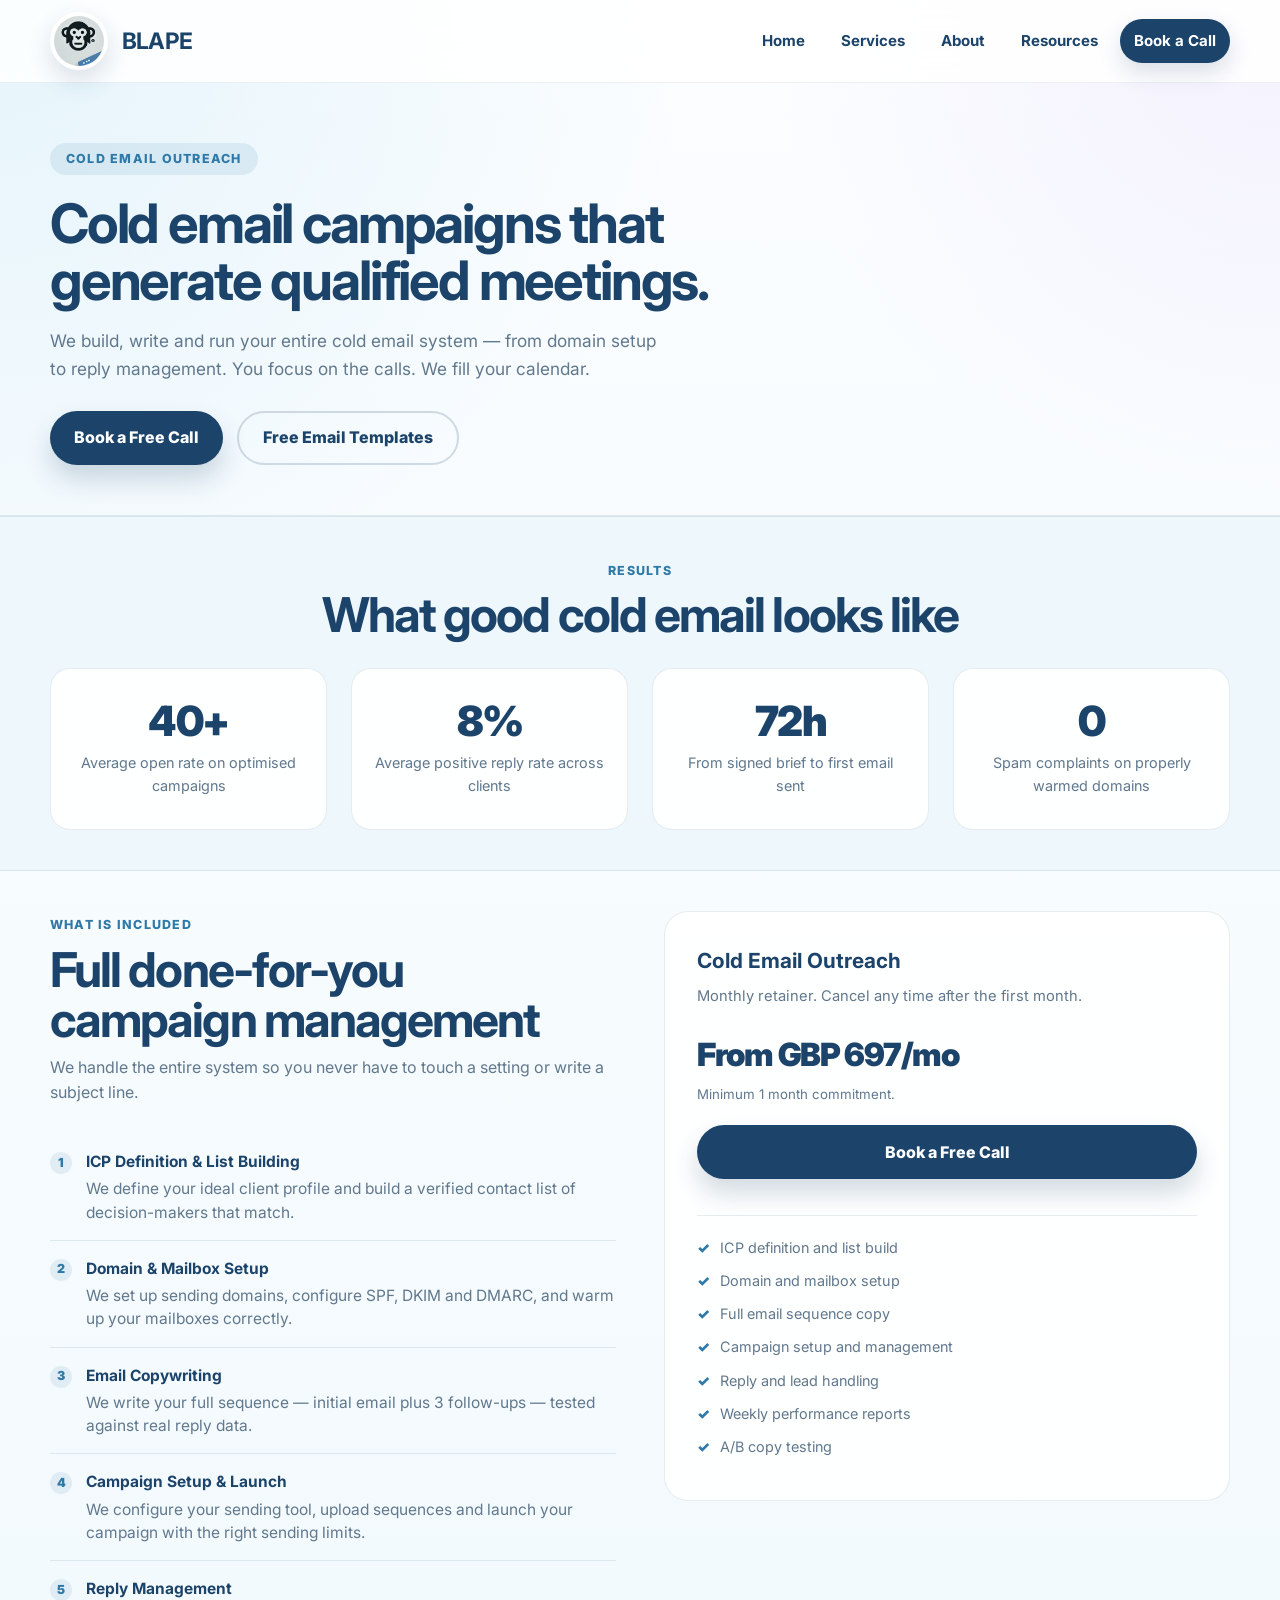
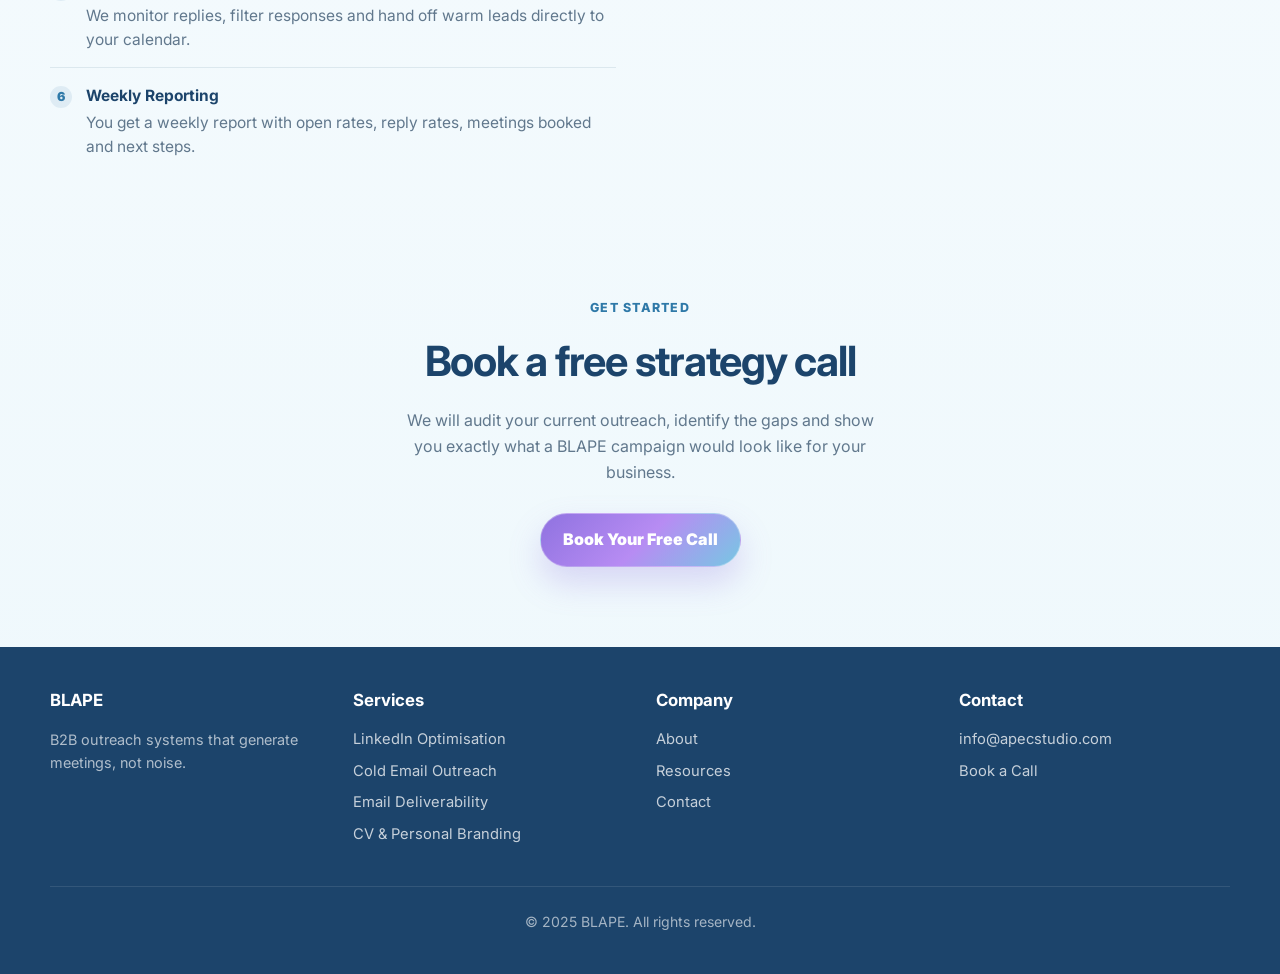
<file: services/cold-email-outreach.html>
<!DOCTYPE html>
<html lang="en">
<head>
  <meta charset="UTF-8" />
  <meta name="viewport" content="width=device-width, initial-scale=1.0" />
  <title>Cold Email Outreach | BLAPE</title>
  <meta name="description" content="Done-for-you cold email campaigns that land in the inbox and generate qualified B2B meetings — not spam complaints." />
  <link rel="canonical" href="https://apecstudio.github.io/BLAPE-testing/services/cold-email-outreach.html" />
  <link rel="icon" href="../monkey-logo.png" />
  <link rel="preconnect" href="https://fonts.googleapis.com" />
  <link rel="preconnect" href="https://fonts.gstatic.com" crossorigin />
  <link href="https://fonts.googleapis.com/css2?family=Inter:wght@400;500;600;700;800;900&family=Sora:wght@700;800&display=swap" rel="stylesheet" />
  <link rel="stylesheet" href="../assets/css/styles.css" />
  <style>
    .service-hero {
      padding: 60px 0 50px;
      border-bottom: 1px solid var(--line);
    }
    .service-hero .kicker {
      display: inline-block;
      padding: 6px 16px;
      border-radius: 999px;
      background: rgba(47,121,168,0.1);
      color: var(--primary-2);
      font-size: 0.78rem;
      font-weight: 800;
      letter-spacing: 0.1em;
      text-transform: uppercase;
      margin-bottom: 20px;
    }
    .service-hero h1 {
      color: var(--primary);
      font-size: clamp(2.2rem, 5vw, 3.4rem);
      letter-spacing: -0.04em;
      line-height: 1.05;
      margin-bottom: 18px;
      max-width: 22ch;
    }
    .service-hero p {
      color: var(--muted);
      font-size: 1.08rem;
      max-width: 56ch;
      margin-bottom: 28px;
    }
    .service-hero .hero-btns { display: flex; gap: 14px; flex-wrap: wrap; }
    .two-col {
      display: grid;
      grid-template-columns: 1fr 1fr;
      gap: 48px;
      align-items: start;
    }
    .included-list { list-style: none; }
    .included-list li {
      display: flex;
      gap: 14px;
      padding: 16px 0;
      border-bottom: 1px solid var(--line);
      font-size: 0.97rem;
      line-height: 1.5;
    }
    .included-list li:last-child { border-bottom: none; }
    .included-list li .check {
      width: 22px; height: 22px;
      border-radius: 50%;
      background: rgba(47,121,168,0.1);
      color: var(--primary-2);
      display: grid; place-items: center;
      font-weight: 900; font-size: 0.78rem;
      flex-shrink: 0; margin-top: 2px;
    }
    .included-list li strong { display: block; color: var(--primary); margin-bottom: 4px; }
    .included-list li span { color: var(--muted); }
    .side-card {
      background: var(--surface);
      border: 1px solid var(--line);
      border-radius: 24px;
      padding: 32px;
      position: sticky;
      top: 100px;
    }
    .side-card h3 { color: var(--primary); font-size: 1.3rem; margin-bottom: 8px; }
    .side-card p { color: var(--muted); font-size: 0.92rem; margin-bottom: 20px; }
    .side-card .price { font-size: 2rem; font-weight: 900; color: var(--primary); letter-spacing: -0.04em; margin-bottom: 4px; }
    .side-card .price-note { color: var(--muted); font-size: 0.83rem; margin-bottom: 20px; }
    .side-card .divider { border: none; border-top: 1px solid var(--line); margin: 20px 0; }
    .side-card ul { list-style: none; }
    .side-card ul li { display: flex; gap: 10px; color: var(--muted); font-size: 0.9rem; margin-bottom: 10px; }
    .side-card ul li::before { content: "✓"; color: var(--primary-2); font-weight: 900; flex-shrink: 0; }
    .stats-row {
      display: grid;
      grid-template-columns: repeat(auto-fit, minmax(180px, 1fr));
      gap: 24px;
      margin-top: 28px;
    }
    .stat-box {
      text-align: center;
      padding: 32px 20px;
      border-radius: 20px;
      background: var(--surface);
      border: 1px solid var(--line);
    }
    .stat-num {
      font-size: 2.6rem;
      font-weight: 900;
      color: var(--primary);
      letter-spacing: -0.04em;
      line-height: 1;
      margin-bottom: 8px;
    }
    .stat-label { color: var(--muted); font-size: 0.9rem; }
    @media (max-width: 820px) {
      .two-col { grid-template-columns: 1fr; gap: 28px; }
      .side-card { position: static; }
    }
  </style>
</head>
<body>

  <!-- HEADER -->
  <header class="site-header">
    <div class="container header-inner">
      <a href="../index.html" class="brand">
        <div class="logo-circle">
          <img src="../monkey-logo.png" alt="BLAPE logo" />
        </div>
        <span>BLAPE</span>
      </a>
      <nav class="nav" id="nav-menu" aria-label="Main navigation">
        <a href="../index.html">Home</a>
        <a href="../index.html#services" class="active">Services</a>
        <a href="../about.html">About</a>
        <a href="../resources.html">Resources</a>
        <a href="../contact.html" class="nav-cta">Book a Call</a>
      </nav>
    </div>
  </header>

  <!-- HERO -->
  <section class="service-hero">
    <div class="container">
      <span class="kicker anim-fadeup d1">Cold Email Outreach</span>
      <h1 class="anim-fadeup d2">Cold email campaigns that generate qualified meetings.</h1>
      <p class="anim-fadeup d3">We build, write and run your entire cold email system — from domain setup to reply management. You focus on the calls. We fill your calendar.</p>
      <div class="hero-btns anim-fadeup d4">
        <a href="../contact.html" class="btn btn-dark">Book a Free Call</a>
        <a href="../resources.html" class="btn btn-outline">Free Email Templates</a>
      </div>
    </div>
  </section>

  <!-- STATS -->
  <section style="background: var(--bg-soft); border-top: 1px solid var(--line); border-bottom: 1px solid var(--line);">
    <div class="container">
      <div class="section-head centered">
        <span class="section-kicker">Results</span>
        <h2>What good cold email looks like</h2>
      </div>
      <div class="stats-row">
        <div class="stat-box anim-fadeup d1">
          <div class="stat-num">40+</div>
          <div class="stat-label">Average open rate on optimised campaigns</div>
        </div>
        <div class="stat-box anim-fadeup d2">
          <div class="stat-num">8%</div>
          <div class="stat-label">Average positive reply rate across clients</div>
        </div>
        <div class="stat-box anim-fadeup d3">
          <div class="stat-num">72h</div>
          <div class="stat-label">From signed brief to first email sent</div>
        </div>
        <div class="stat-box anim-fadeup d4">
          <div class="stat-num">0</div>
          <div class="stat-label">Spam complaints on properly warmed domains</div>
        </div>
      </div>
    </div>
  </section>

  <!-- WHAT IS INCLUDED -->
  <section>
    <div class="container">
      <div class="two-col">
        <div>
          <div class="section-head">
            <span class="section-kicker">What is included</span>
            <h2>Full done-for-you campaign management</h2>
            <p>We handle the entire system so you never have to touch a setting or write a subject line.</p>
          </div>
          <ul class="included-list">
            <li>
              <div class="check">1</div>
              <div><strong>ICP Definition &amp; List Building</strong><span>We define your ideal client profile and build a verified contact list of decision-makers that match.</span></div>
            </li>
            <li>
              <div class="check">2</div>
              <div><strong>Domain &amp; Mailbox Setup</strong><span>We set up sending domains, configure SPF, DKIM and DMARC, and warm up your mailboxes correctly.</span></div>
            </li>
            <li>
              <div class="check">3</div>
              <div><strong>Email Copywriting</strong><span>We write your full sequence — initial email plus 3 follow-ups — tested against real reply data.</span></div>
            </li>
            <li>
              <div class="check">4</div>
              <div><strong>Campaign Setup &amp; Launch</strong><span>We configure your sending tool, upload sequences and launch your campaign with the right sending limits.</span></div>
            </li>
            <li>
              <div class="check">5</div>
              <div><strong>Reply Management</strong><span>We monitor replies, filter responses and hand off warm leads directly to your calendar.</span></div>
            </li>
            <li>
              <div class="check">6</div>
              <div><strong>Weekly Reporting</strong><span>You get a weekly report with open rates, reply rates, meetings booked and next steps.</span></div>
            </li>
          </ul>
        </div>
        <div>
          <div class="side-card anim-fadeup d2">
            <h3>Cold Email Outreach</h3>
            <p>Monthly retainer. Cancel any time after the first month.</p>
            <div class="price">From GBP 697/mo</div>
            <div class="price-note">Minimum 1 month commitment.</div>
            <a href="../contact.html" class="btn btn-dark" style="width:100%;margin-bottom:16px;">Book a Free Call</a>
            <hr class="divider" />
            <ul>
              <li>ICP definition and list build</li>
              <li>Domain and mailbox setup</li>
              <li>Full email sequence copy</li>
              <li>Campaign setup and management</li>
              <li>Reply and lead handling</li>
              <li>Weekly performance reports</li>
              <li>A/B copy testing</li>
            </ul>
          </div>
        </div>
      </div>
    </div>
  </section>

  <!-- CTA -->
  <section>
    <div class="container">
      <div style="text-align:center;padding:40px 0;">
        <span class="section-kicker">Get Started</span>
        <h2 style="color:var(--primary);font-size:clamp(1.8rem,3.5vw,2.6rem);letter-spacing:-0.03em;margin-bottom:14px;">Book a free strategy call</h2>
        <p style="color:var(--muted);margin-bottom:28px;max-width:48ch;margin-left:auto;margin-right:auto;">We will audit your current outreach, identify the gaps and show you exactly what a BLAPE campaign would look like for your business.</p>
        <a href="../contact.html" class="purple-pop">Book Your Free Call</a>
      </div>
    </div>
  </section>

  <!-- FOOTER -->
  <footer class="site-footer">
    <div class="container">
      <div class="footer-grid">
        <div class="footer-col">
          <h3>BLAPE</h3>
          <p style="color:rgba(255,255,255,0.65);font-size:0.9rem;line-height:1.6;">B2B outreach systems that generate meetings, not noise.</p>
        </div>
        <div class="footer-col">
          <h3>Services</h3>
          <a href="linkedin-optimization.html">LinkedIn Optimisation</a>
          <a href="cold-email-outreach.html">Cold Email Outreach</a>
          <a href="email-deliverability.html">Email Deliverability</a>
          <a href="cv-personal-branding.html">CV &amp; Personal Branding</a>
        </div>
        <div class="footer-col">
          <h3>Company</h3>
          <a href="../about.html">About</a>
          <a href="../resources.html">Resources</a>
          <a href="../contact.html">Contact</a>
        </div>
        <div class="footer-col">
          <h3>Contact</h3>
          <a href="mailto:info@apecstudio.com">info@apecstudio.com</a>
          <a href="../contact.html">Book a Call</a>
        </div>
      </div>
      <div class="footer-bottom">&copy; 2025 BLAPE. All rights reserved.</div>
    </div>
  </footer>

  <script src="../assets/js/main.js"></script>
</body>
</html>
</file>
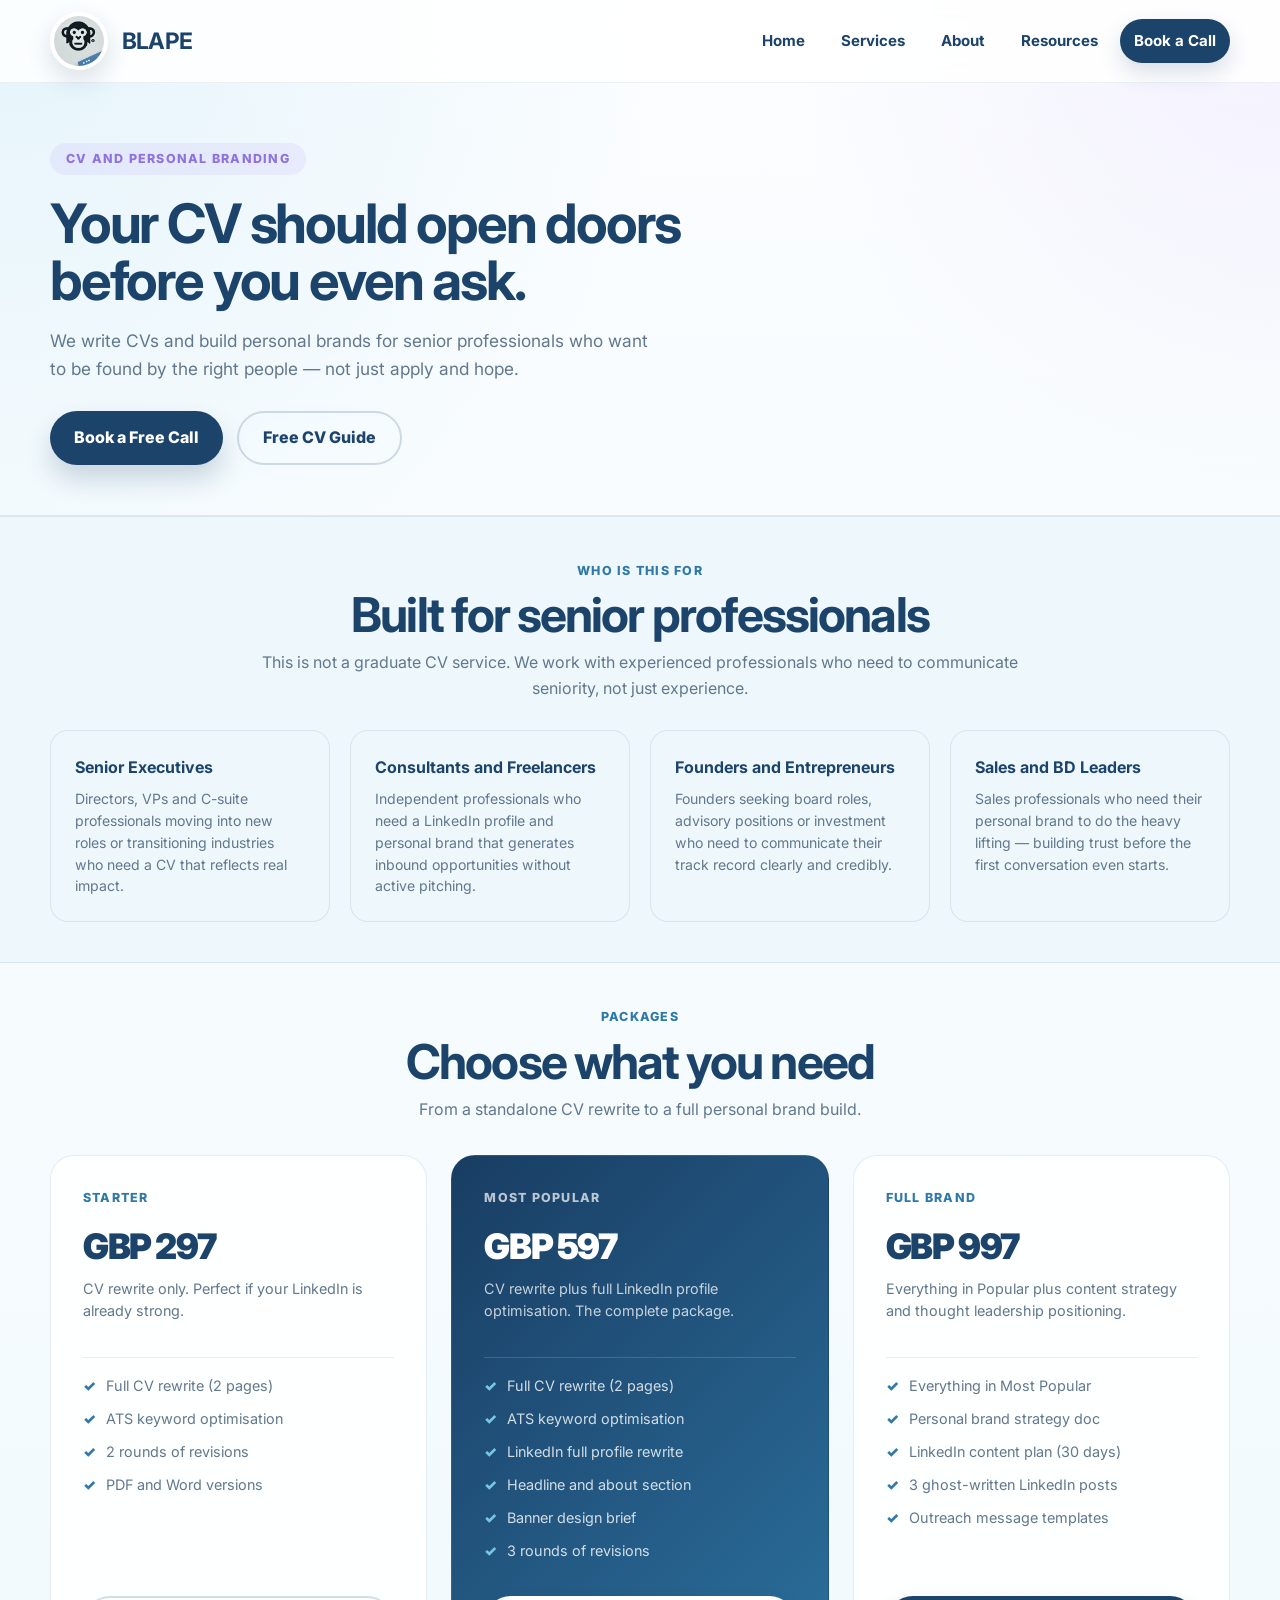
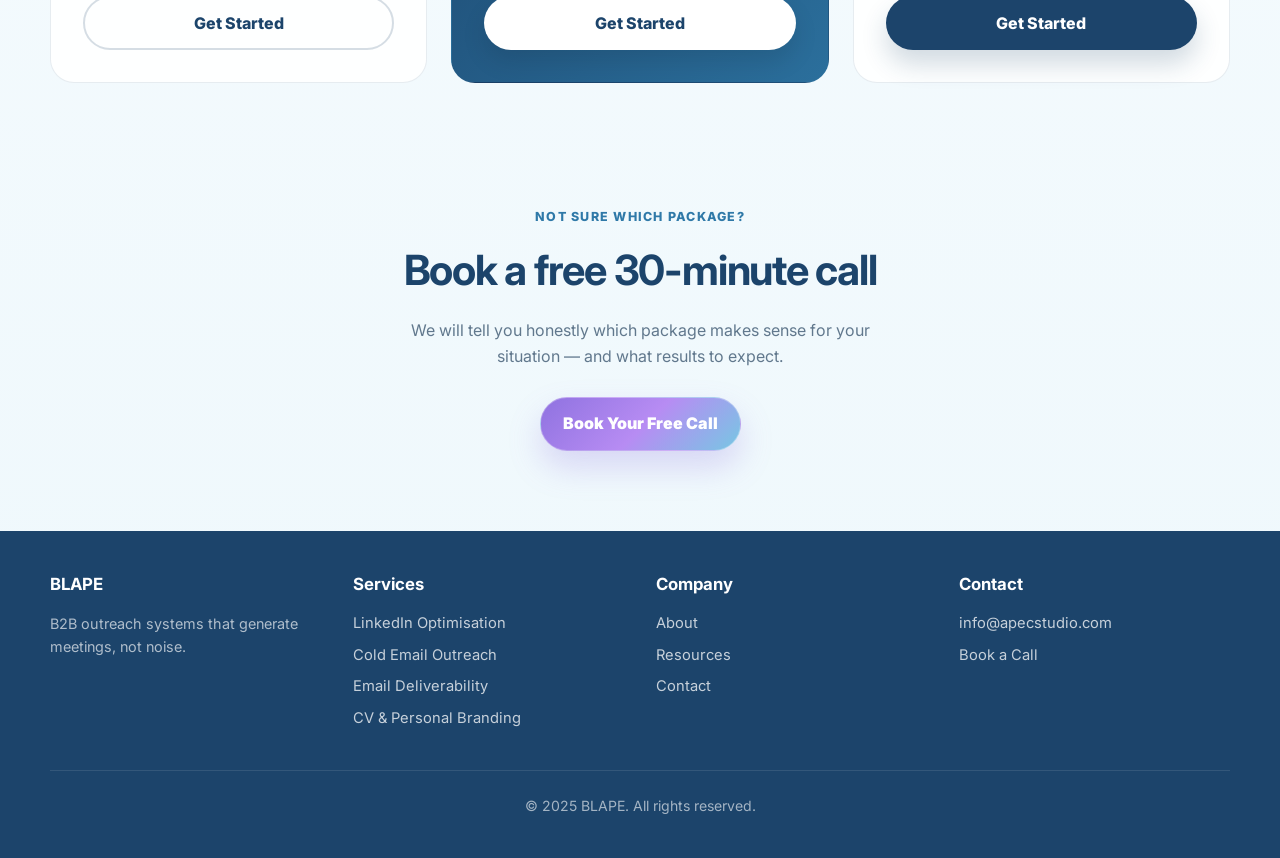
<file: services/cv-personal-branding.html>
<!DOCTYPE html>
<html lang="en">
<head>
  <meta charset="UTF-8" />
  <meta name="viewport" content="width=device-width, initial-scale=1.0" />
  <title>CV and Personal Branding | BLAPE</title>
  <meta name="description" content="We write CVs and build personal brands that get senior professionals noticed by the right people — headhunters, investors and decision-makers." />
  <link rel="canonical" href="https://apecstudio.github.io/BLAPE-testing/services/cv-personal-branding.html" />
  <link rel="icon" href="../monkey-logo.png" />
  <link rel="preconnect" href="https://fonts.googleapis.com" />
  <link rel="preconnect" href="https://fonts.gstatic.com" crossorigin />
  <link href="https://fonts.googleapis.com/css2?family=Inter:wght@400;500;600;700;800;900&family=Sora:wght@700;800&display=swap" rel="stylesheet" />
  <link rel="stylesheet" href="../assets/css/styles.css" />
  <style>
    .service-hero {
      padding: 60px 0 50px;
      border-bottom: 1px solid var(--line);
    }
    .service-hero .kicker {
      display: inline-block;
      padding: 6px 16px;
      border-radius: 999px;
      background: rgba(169,140,240,0.12);
      color: var(--accent-strong);
      font-size: 0.78rem;
      font-weight: 800;
      letter-spacing: 0.1em;
      text-transform: uppercase;
      margin-bottom: 20px;
    }
    .service-hero h1 {
      color: var(--primary);
      font-size: clamp(2.2rem, 5vw, 3.4rem);
      letter-spacing: -0.04em;
      line-height: 1.05;
      margin-bottom: 18px;
      max-width: 22ch;
    }
    .service-hero p {
      color: var(--muted);
      font-size: 1.08rem;
      max-width: 56ch;
      margin-bottom: 28px;
    }
    .hero-btns { display: flex; gap: 14px; flex-wrap: wrap; }
    .packages-grid {
      display: grid;
      grid-template-columns: repeat(auto-fit, minmax(280px, 1fr));
      gap: 24px;
      margin-top: 32px;
    }
    .package-card {
      padding: 32px;
      border-radius: 24px;
      background: var(--surface);
      border: 1px solid var(--line);
      display: flex;
      flex-direction: column;
      transition: all 0.3s ease;
    }
    .package-card:hover { transform: translateY(-6px); box-shadow: var(--shadow); }
    .package-card.featured {
      background: linear-gradient(135deg, #193d63 0%, #2b6f9c 100%);
      border-color: transparent;
      color: white;
    }
    .package-name {
      font-size: 0.78rem;
      font-weight: 800;
      letter-spacing: 0.1em;
      text-transform: uppercase;
      color: var(--primary-2);
      margin-bottom: 10px;
    }
    .package-card.featured .package-name { color: rgba(255,255,255,0.7); }
    .package-price {
      font-size: 2.2rem;
      font-weight: 900;
      color: var(--primary);
      letter-spacing: -0.04em;
      margin-bottom: 4px;
    }
    .package-card.featured .package-price { color: white; }
    .package-desc {
      color: var(--muted);
      font-size: 0.9rem;
      margin-bottom: 20px;
      line-height: 1.5;
    }
    .package-card.featured .package-desc { color: rgba(255,255,255,0.75); }
    .package-divider { border: none; border-top: 1px solid var(--line); margin: 16px 0; }
    .package-card.featured .package-divider { border-top-color: rgba(255,255,255,0.15); }
    .package-features { list-style: none; flex-grow: 1; margin-bottom: 24px; }
    .package-features li {
      display: flex; gap: 10px;
      color: var(--muted); font-size: 0.9rem; margin-bottom: 10px;
    }
    .package-card.featured .package-features li { color: rgba(255,255,255,0.8); }
    .package-features li::before { content: "✓"; color: var(--primary-2); font-weight: 900; flex-shrink: 0; }
    .package-card.featured .package-features li::before { color: #77c7e3; }
    .who-grid {
      display: grid;
      grid-template-columns: repeat(auto-fit, minmax(220px, 1fr));
      gap: 20px;
      margin-top: 28px;
    }
    .who-card {
      padding: 24px;
      border-radius: 18px;
      background: var(--bg-soft);
      border: 1px solid var(--line);
    }
    .who-card h4 { color: var(--primary); font-size: 1rem; margin-bottom: 8px; }
    .who-card p { color: var(--muted); font-size: 0.88rem; line-height: 1.55; }
    @media (max-width: 600px) {
      .packages-grid { grid-template-columns: 1fr; }
    }
  </style>
</head>
<body>

  <!-- HEADER -->
  <header class="site-header">
    <div class="container header-inner">
      <a href="../index.html" class="brand">
        <div class="logo-circle">
          <img src="../monkey-logo.png" alt="BLAPE logo" />
        </div>
        <span>BLAPE</span>
      </a>
      <nav class="nav" id="nav-menu">
        <a href="../index.html">Home</a>
        <a href="../index.html#services" class="active">Services</a>
        <a href="../about.html">About</a>
        <a href="../resources.html">Resources</a>
        <a href="../contact.html" class="nav-cta">Book a Call</a>
      </nav>
    </div>
  </header>

  <!-- HERO -->
  <section class="service-hero">
    <div class="container">
      <span class="kicker anim-fadeup d1">CV and Personal Branding</span>
      <h1 class="anim-fadeup d2">Your CV should open doors before you even ask.</h1>
      <p class="anim-fadeup d3">We write CVs and build personal brands for senior professionals who want to be found by the right people — not just apply and hope.</p>
      <div class="hero-btns anim-fadeup d4">
        <a href="../contact.html" class="btn btn-dark">Book a Free Call</a>
        <a href="../resources.html" class="btn btn-outline">Free CV Guide</a>
      </div>
    </div>
  </section>

  <!-- WHO IS IT FOR -->
  <section style="background: var(--bg-soft); border-top: 1px solid var(--line); border-bottom: 1px solid var(--line);">
    <div class="container">
      <div class="section-head centered">
        <span class="section-kicker">Who is this for</span>
        <h2>Built for senior professionals</h2>
        <p>This is not a graduate CV service. We work with experienced professionals who need to communicate seniority, not just experience.</p>
      </div>
      <div class="who-grid">
        <div class="who-card anim-fadeup d1">
          <h4>Senior Executives</h4>
          <p>Directors, VPs and C-suite professionals moving into new roles or transitioning industries who need a CV that reflects real impact.</p>
        </div>
        <div class="who-card anim-fadeup d2">
          <h4>Consultants and Freelancers</h4>
          <p>Independent professionals who need a LinkedIn profile and personal brand that generates inbound opportunities without active pitching.</p>
        </div>
        <div class="who-card anim-fadeup d3">
          <h4>Founders and Entrepreneurs</h4>
          <p>Founders seeking board roles, advisory positions or investment who need to communicate their track record clearly and credibly.</p>
        </div>
        <div class="who-card anim-fadeup d4">
          <h4>Sales and BD Leaders</h4>
          <p>Sales professionals who need their personal brand to do the heavy lifting — building trust before the first conversation even starts.</p>
        </div>
      </div>
    </div>
  </section>

  <!-- PACKAGES -->
  <section>
    <div class="container">
      <div class="section-head centered">
        <span class="section-kicker">Packages</span>
        <h2>Choose what you need</h2>
        <p>From a standalone CV rewrite to a full personal brand build.</p>
      </div>
      <div class="packages-grid">
        <div class="package-card anim-fadeup d1">
          <div class="package-name">Starter</div>
          <div class="package-price">GBP 297</div>
          <div class="package-desc">CV rewrite only. Perfect if your LinkedIn is already strong.</div>
          <hr class="package-divider" />
          <ul class="package-features">
            <li>Full CV rewrite (2 pages)</li>
            <li>ATS keyword optimisation</li>
            <li>2 rounds of revisions</li>
            <li>PDF and Word versions</li>
          </ul>
          <a href="../contact.html" class="btn btn-outline" style="width:100%;">Get Started</a>
        </div>
        <div class="package-card featured anim-fadeup d2">
          <div class="package-name">Most Popular</div>
          <div class="package-price">GBP 597</div>
          <div class="package-desc">CV rewrite plus full LinkedIn profile optimisation. The complete package.</div>
          <hr class="package-divider" />
          <ul class="package-features">
            <li>Full CV rewrite (2 pages)</li>
            <li>ATS keyword optimisation</li>
            <li>LinkedIn full profile rewrite</li>
            <li>Headline and about section</li>
            <li>Banner design brief</li>
            <li>3 rounds of revisions</li>
          </ul>
          <a href="../contact.html" class="btn btn-primary" style="width:100%;">Get Started</a>
        </div>
        <div class="package-card anim-fadeup d3">
          <div class="package-name">Full Brand</div>
          <div class="package-price">GBP 997</div>
          <div class="package-desc">Everything in Popular plus content strategy and thought leadership positioning.</div>
          <hr class="package-divider" />
          <ul class="package-features">
            <li>Everything in Most Popular</li>
            <li>Personal brand strategy doc</li>
            <li>LinkedIn content plan (30 days)</li>
            <li>3 ghost-written LinkedIn posts</li>
            <li>Outreach message templates</li>
          </ul>
          <a href="../contact.html" class="btn btn-dark" style="width:100%;">Get Started</a>
        </div>
      </div>
    </div>
  </section>

  <!-- CTA -->
  <section>
    <div class="container">
      <div style="text-align:center;padding:40px 0;">
        <span class="section-kicker">Not sure which package?</span>
        <h2 style="color:var(--primary);font-size:clamp(1.8rem,3.5vw,2.6rem);letter-spacing:-0.03em;margin-bottom:14px;">Book a free 30-minute call</h2>
        <p style="color:var(--muted);margin-bottom:28px;max-width:48ch;margin-left:auto;margin-right:auto;">We will tell you honestly which package makes sense for your situation — and what results to expect.</p>
        <a href="../contact.html" class="purple-pop">Book Your Free Call</a>
      </div>
    </div>
  </section>

  <!-- FOOTER -->
  <footer class="site-footer">
    <div class="container">
      <div class="footer-grid">
        <div class="footer-col">
          <h3>BLAPE</h3>
          <p style="color:rgba(255,255,255,0.65);font-size:0.9rem;line-height:1.6;">B2B outreach systems that generate meetings, not noise.</p>
        </div>
        <div class="footer-col">
          <h3>Services</h3>
          <a href="linkedin-optimization.html">LinkedIn Optimisation</a>
          <a href="cold-email-outreach.html">Cold Email Outreach</a>
          <a href="email-deliverability.html">Email Deliverability</a>
          <a href="cv-personal-branding.html">CV &amp; Personal Branding</a>
        </div>
        <div class="footer-col">
          <h3>Company</h3>
          <a href="../about.html">About</a>
          <a href="../resources.html">Resources</a>
          <a href="../contact.html">Contact</a>
        </div>
        <div class="footer-col">
          <h3>Contact</h3>
          <a href="mailto:info@apecstudio.com">info@apecstudio.com</a>
          <a href="../contact.html">Book a Call</a>
        </div>
      </div>
      <div class="footer-bottom">&copy; 2025 BLAPE. All rights reserved.</div>
    </div>
  </footer>

  <script src="../assets/js/main.js"></script>
</body>
</html>
</file>
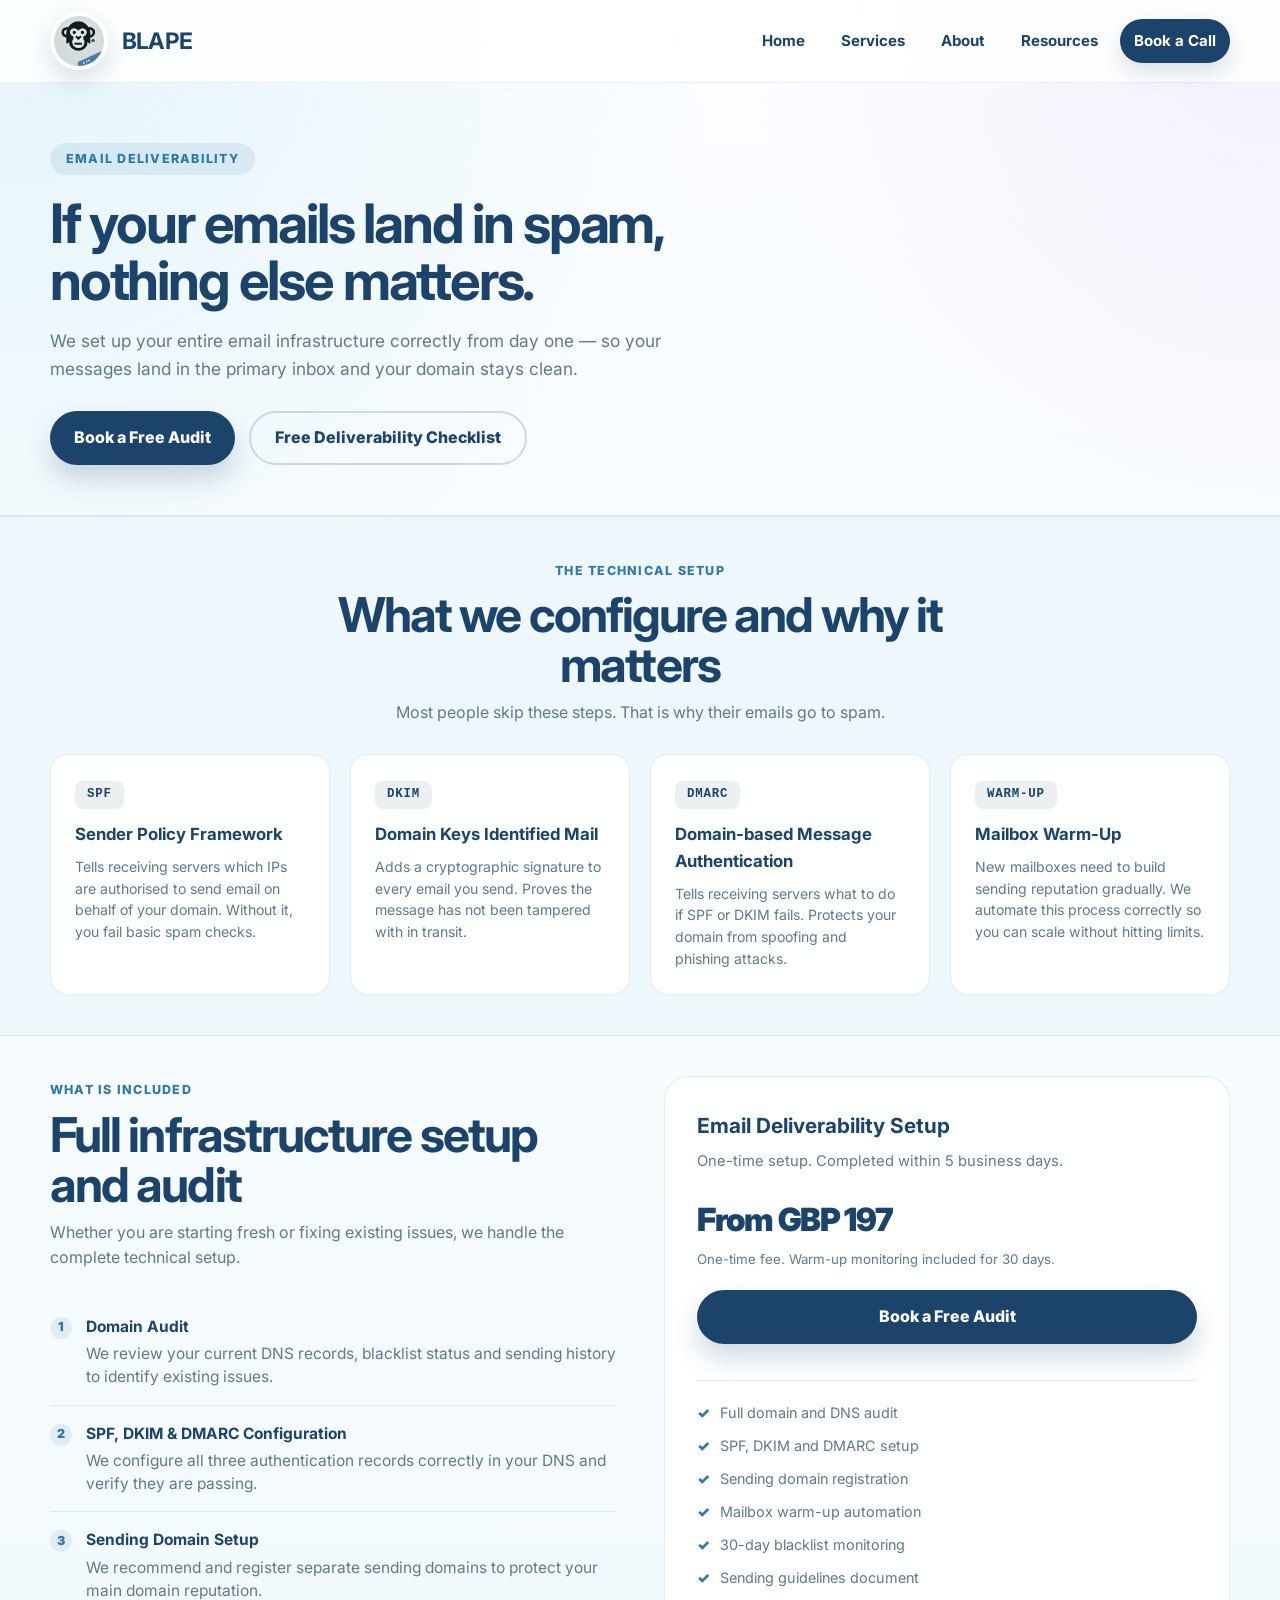
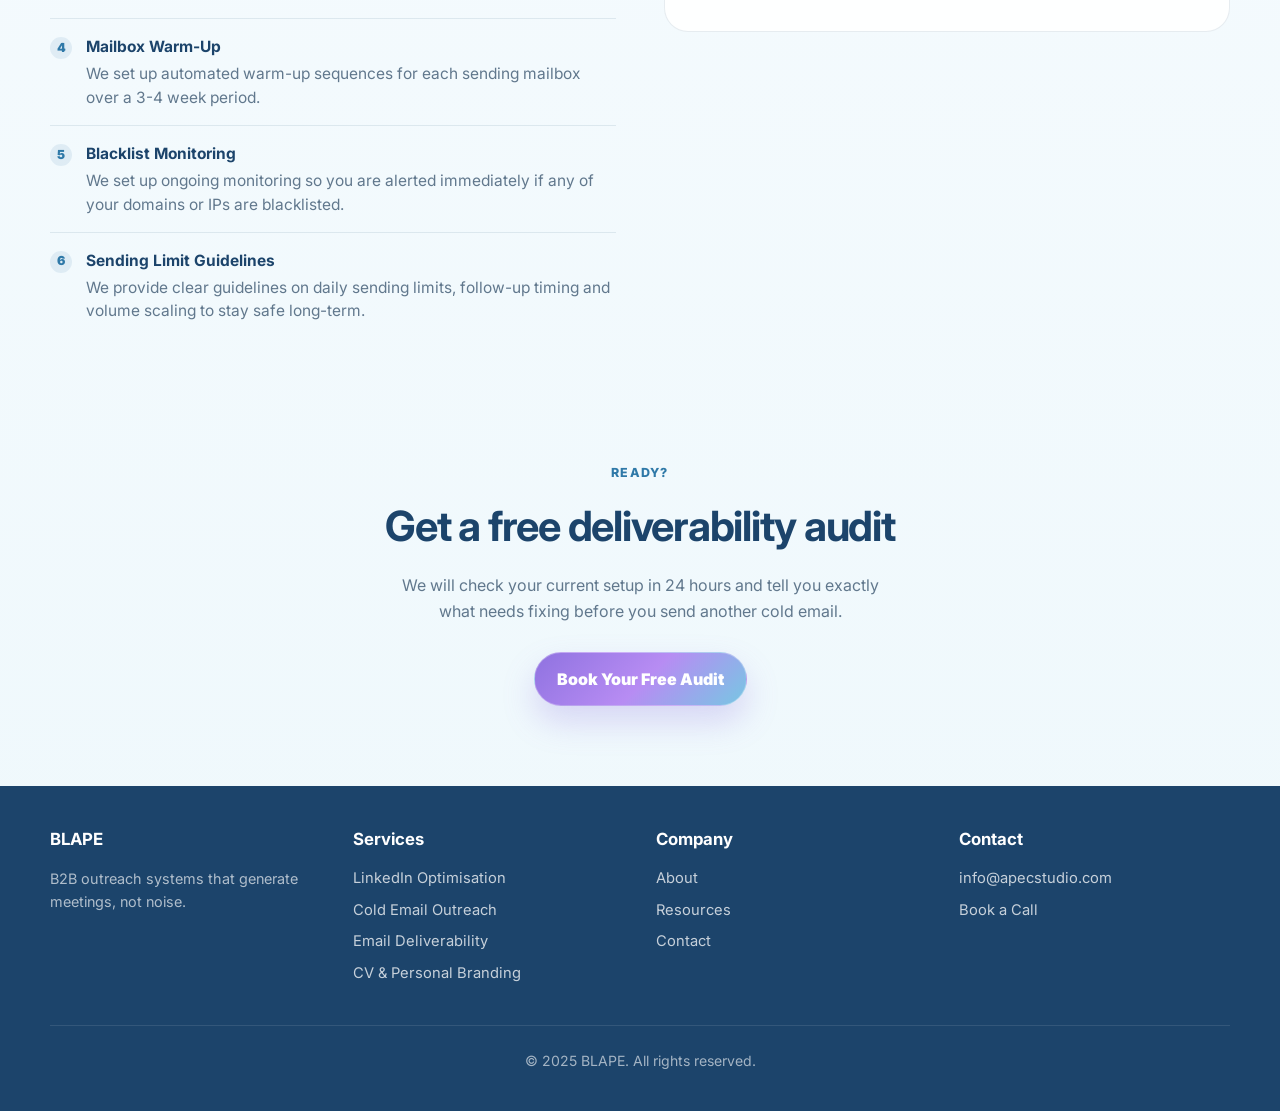
<file: services/email-deliverability.html>
<!DOCTYPE html>
<html lang="en">
<head>
  <meta charset="UTF-8" />
  <meta name="viewport" content="width=device-width, initial-scale=1.0" />
  <title>Email Deliverability | BLAPE</title>
  <meta name="description" content="We set up and fix your email infrastructure so your cold emails land in the inbox — not spam. SPF, DKIM, DMARC, domain warm-up and more." />
  <link rel="canonical" href="https://apecstudio.github.io/BLAPE-testing/services/email-deliverability.html" />
  <link rel="icon" href="../monkey-logo.png" />
  <link rel="preconnect" href="https://fonts.googleapis.com" />
  <link rel="preconnect" href="https://fonts.gstatic.com" crossorigin />
  <link href="https://fonts.googleapis.com/css2?family=Inter:wght@400;500;600;700;800;900&family=Sora:wght@700;800&display=swap" rel="stylesheet" />
  <link rel="stylesheet" href="../assets/css/styles.css" />
  <style>
    .service-hero {
      padding: 60px 0 50px;
      border-bottom: 1px solid var(--line);
    }
    .service-hero .kicker {
      display: inline-block;
      padding: 6px 16px;
      border-radius: 999px;
      background: rgba(47,121,168,0.1);
      color: var(--primary-2);
      font-size: 0.78rem;
      font-weight: 800;
      letter-spacing: 0.1em;
      text-transform: uppercase;
      margin-bottom: 20px;
    }
    .service-hero h1 {
      color: var(--primary);
      font-size: clamp(2.2rem, 5vw, 3.4rem);
      letter-spacing: -0.04em;
      line-height: 1.05;
      margin-bottom: 18px;
      max-width: 22ch;
    }
    .service-hero p {
      color: var(--muted);
      font-size: 1.08rem;
      max-width: 56ch;
      margin-bottom: 28px;
    }
    .hero-btns { display: flex; gap: 14px; flex-wrap: wrap; }
    .tech-grid {
      display: grid;
      grid-template-columns: repeat(auto-fit, minmax(220px, 1fr));
      gap: 20px;
      margin-top: 28px;
    }
    .tech-card {
      padding: 24px;
      border-radius: 18px;
      background: var(--surface);
      border: 1px solid var(--line);
      transition: all 0.3s ease;
    }
    .tech-card:hover { transform: translateY(-4px); box-shadow: var(--shadow); }
    .tech-badge {
      display: inline-block;
      padding: 4px 12px;
      border-radius: 8px;
      background: rgba(28,68,107,0.08);
      color: var(--primary);
      font-size: 0.78rem;
      font-weight: 800;
      letter-spacing: 0.06em;
      font-family: monospace;
      margin-bottom: 12px;
    }
    .tech-card h4 { color: var(--primary); font-size: 1.05rem; margin-bottom: 8px; }
    .tech-card p { color: var(--muted); font-size: 0.88rem; line-height: 1.55; }
    .two-col {
      display: grid;
      grid-template-columns: 1fr 1fr;
      gap: 48px;
      align-items: start;
    }
    .included-list { list-style: none; }
    .included-list li {
      display: flex; gap: 14px;
      padding: 16px 0;
      border-bottom: 1px solid var(--line);
      font-size: 0.97rem; line-height: 1.5;
    }
    .included-list li:last-child { border-bottom: none; }
    .included-list li .check {
      width: 22px; height: 22px;
      border-radius: 50%;
      background: rgba(47,121,168,0.1);
      color: var(--primary-2);
      display: grid; place-items: center;
      font-weight: 900; font-size: 0.78rem;
      flex-shrink: 0; margin-top: 2px;
    }
    .included-list li strong { display: block; color: var(--primary); margin-bottom: 4px; }
    .included-list li span { color: var(--muted); }
    .side-card {
      background: var(--surface);
      border: 1px solid var(--line);
      border-radius: 24px;
      padding: 32px;
      position: sticky;
      top: 100px;
    }
    .side-card h3 { color: var(--primary); font-size: 1.3rem; margin-bottom: 8px; }
    .side-card p { color: var(--muted); font-size: 0.92rem; margin-bottom: 20px; }
    .side-card .price { font-size: 2rem; font-weight: 900; color: var(--primary); letter-spacing: -0.04em; margin-bottom: 4px; }
    .side-card .price-note { color: var(--muted); font-size: 0.83rem; margin-bottom: 20px; }
    .side-card .divider { border: none; border-top: 1px solid var(--line); margin: 20px 0; }
    .side-card ul { list-style: none; }
    .side-card ul li { display: flex; gap: 10px; color: var(--muted); font-size: 0.9rem; margin-bottom: 10px; }
    .side-card ul li::before { content: "✓"; color: var(--primary-2); font-weight: 900; flex-shrink: 0; }
    @media (max-width: 820px) {
      .two-col { grid-template-columns: 1fr; gap: 28px; }
      .side-card { position: static; }
    }
  </style>
</head>
<body>

  <!-- HEADER -->
  <header class="site-header">
    <div class="container header-inner">
      <a href="../index.html" class="brand">
        <div class="logo-circle">
          <img src="../monkey-logo.png" alt="BLAPE logo" />
        </div>
        <span>BLAPE</span>
      </a>
      <nav class="nav" id="nav-menu">
        <a href="../index.html">Home</a>
        <a href="../index.html#services" class="active">Services</a>
        <a href="../about.html">About</a>
        <a href="../resources.html">Resources</a>
        <a href="../contact.html" class="nav-cta">Book a Call</a>
      </nav>
    </div>
  </header>

  <!-- HERO -->
  <section class="service-hero">
    <div class="container">
      <span class="kicker anim-fadeup d1">Email Deliverability</span>
      <h1 class="anim-fadeup d2">If your emails land in spam, nothing else matters.</h1>
      <p class="anim-fadeup d3">We set up your entire email infrastructure correctly from day one — so your messages land in the primary inbox and your domain stays clean.</p>
      <div class="hero-btns anim-fadeup d4">
        <a href="../contact.html" class="btn btn-dark">Book a Free Audit</a>
        <a href="../resources.html" class="btn btn-outline">Free Deliverability Checklist</a>
      </div>
    </div>
  </section>

  <!-- TECH EXPLAINED -->
  <section style="background: var(--bg-soft); border-top: 1px solid var(--line); border-bottom: 1px solid var(--line);">
    <div class="container">
      <div class="section-head centered">
        <span class="section-kicker">The Technical Setup</span>
        <h2>What we configure and why it matters</h2>
        <p>Most people skip these steps. That is why their emails go to spam.</p>
      </div>
      <div class="tech-grid">
        <div class="tech-card anim-fadeup d1">
          <div class="tech-badge">SPF</div>
          <h4>Sender Policy Framework</h4>
          <p>Tells receiving servers which IPs are authorised to send email on behalf of your domain. Without it, you fail basic spam checks.</p>
        </div>
        <div class="tech-card anim-fadeup d2">
          <div class="tech-badge">DKIM</div>
          <h4>Domain Keys Identified Mail</h4>
          <p>Adds a cryptographic signature to every email you send. Proves the message has not been tampered with in transit.</p>
        </div>
        <div class="tech-card anim-fadeup d3">
          <div class="tech-badge">DMARC</div>
          <h4>Domain-based Message Authentication</h4>
          <p>Tells receiving servers what to do if SPF or DKIM fails. Protects your domain from spoofing and phishing attacks.</p>
        </div>
        <div class="tech-card anim-fadeup d4">
          <div class="tech-badge">WARM-UP</div>
          <h4>Mailbox Warm-Up</h4>
          <p>New mailboxes need to build sending reputation gradually. We automate this process correctly so you can scale without hitting limits.</p>
        </div>
      </div>
    </div>
  </section>

  <!-- WHAT IS INCLUDED -->
  <section>
    <div class="container">
      <div class="two-col">
        <div>
          <div class="section-head">
            <span class="section-kicker">What is included</span>
            <h2>Full infrastructure setup and audit</h2>
            <p>Whether you are starting fresh or fixing existing issues, we handle the complete technical setup.</p>
          </div>
          <ul class="included-list">
            <li>
              <div class="check">1</div>
              <div><strong>Domain Audit</strong><span>We review your current DNS records, blacklist status and sending history to identify existing issues.</span></div>
            </li>
            <li>
              <div class="check">2</div>
              <div><strong>SPF, DKIM &amp; DMARC Configuration</strong><span>We configure all three authentication records correctly in your DNS and verify they are passing.</span></div>
            </li>
            <li>
              <div class="check">3</div>
              <div><strong>Sending Domain Setup</strong><span>We recommend and register separate sending domains to protect your main domain reputation.</span></div>
            </li>
            <li>
              <div class="check">4</div>
              <div><strong>Mailbox Warm-Up</strong><span>We set up automated warm-up sequences for each sending mailbox over a 3-4 week period.</span></div>
            </li>
            <li>
              <div class="check">5</div>
              <div><strong>Blacklist Monitoring</strong><span>We set up ongoing monitoring so you are alerted immediately if any of your domains or IPs are blacklisted.</span></div>
            </li>
            <li>
              <div class="check">6</div>
              <div><strong>Sending Limit Guidelines</strong><span>We provide clear guidelines on daily sending limits, follow-up timing and volume scaling to stay safe long-term.</span></div>
            </li>
          </ul>
        </div>
        <div>
          <div class="side-card anim-fadeup d2">
            <h3>Email Deliverability Setup</h3>
            <p>One-time setup. Completed within 5 business days.</p>
            <div class="price">From GBP 197</div>
            <div class="price-note">One-time fee. Warm-up monitoring included for 30 days.</div>
            <a href="../contact.html" class="btn btn-dark" style="width:100%;margin-bottom:16px;">Book a Free Audit</a>
            <hr class="divider" />
            <ul>
              <li>Full domain and DNS audit</li>
              <li>SPF, DKIM and DMARC setup</li>
              <li>Sending domain registration</li>
              <li>Mailbox warm-up automation</li>
              <li>30-day blacklist monitoring</li>
              <li>Sending guidelines document</li>
            </ul>
          </div>
        </div>
      </div>
    </div>
  </section>

  <!-- CTA -->
  <section>
    <div class="container">
      <div style="text-align:center;padding:40px 0;">
        <span class="section-kicker">Ready?</span>
        <h2 style="color:var(--primary);font-size:clamp(1.8rem,3.5vw,2.6rem);letter-spacing:-0.03em;margin-bottom:14px;">Get a free deliverability audit</h2>
        <p style="color:var(--muted);margin-bottom:28px;max-width:48ch;margin-left:auto;margin-right:auto;">We will check your current setup in 24 hours and tell you exactly what needs fixing before you send another cold email.</p>
        <a href="../contact.html" class="purple-pop">Book Your Free Audit</a>
      </div>
    </div>
  </section>

  <!-- FOOTER -->
  <footer class="site-footer">
    <div class="container">
      <div class="footer-grid">
        <div class="footer-col">
          <h3>BLAPE</h3>
          <p style="color:rgba(255,255,255,0.65);font-size:0.9rem;line-height:1.6;">B2B outreach systems that generate meetings, not noise.</p>
        </div>
        <div class="footer-col">
          <h3>Services</h3>
          <a href="linkedin-optimization.html">LinkedIn Optimisation</a>
          <a href="cold-email-outreach.html">Cold Email Outreach</a>
          <a href="email-deliverability.html">Email Deliverability</a>
          <a href="cv-personal-branding.html">CV &amp; Personal Branding</a>
        </div>
        <div class="footer-col">
          <h3>Company</h3>
          <a href="../about.html">About</a>
          <a href="../resources.html">Resources</a>
          <a href="../contact.html">Contact</a>
        </div>
        <div class="footer-col">
          <h3>Contact</h3>
          <a href="mailto:info@apecstudio.com">info@apecstudio.com</a>
          <a href="../contact.html">Book a Call</a>
        </div>
      </div>
      <div class="footer-bottom">&copy; 2025 BLAPE. All rights reserved.</div>
    </div>
  </footer>

  <script src="../assets/js/main.js"></script>
</body>
</html>
</file>
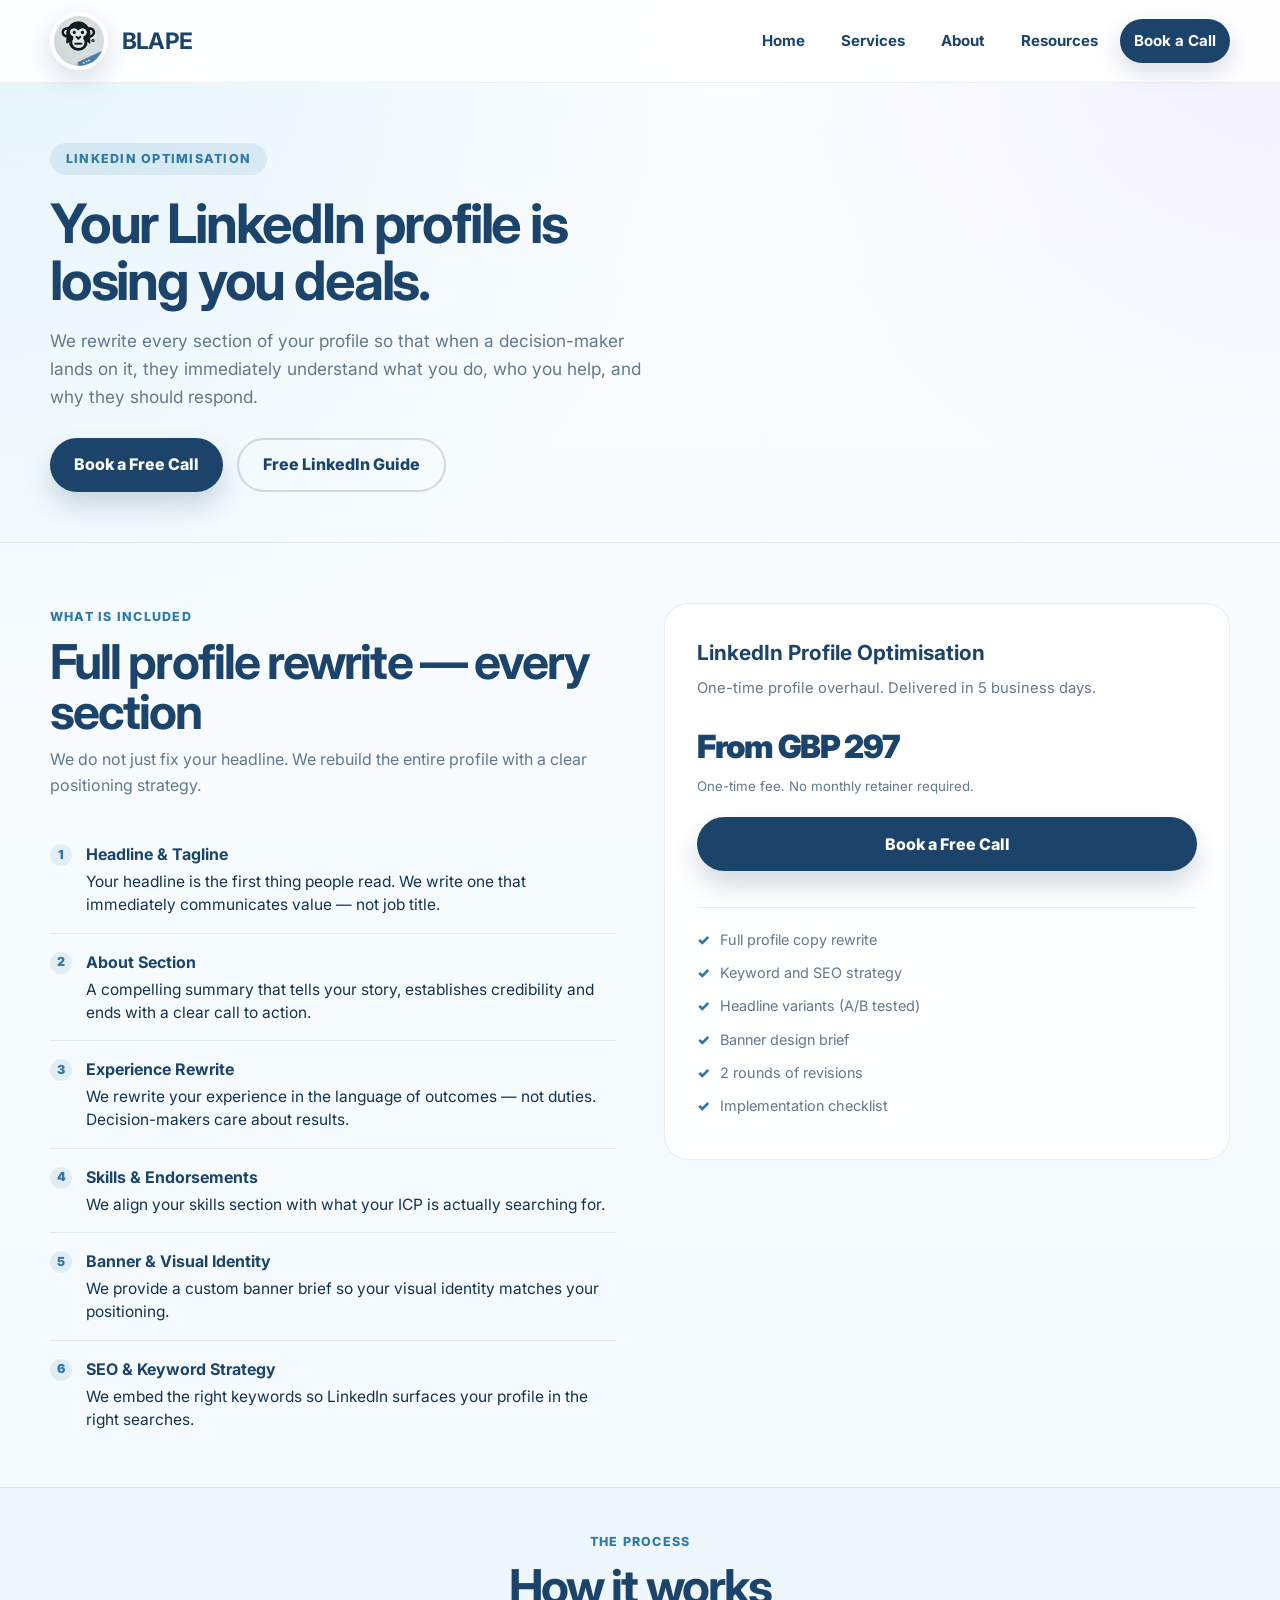
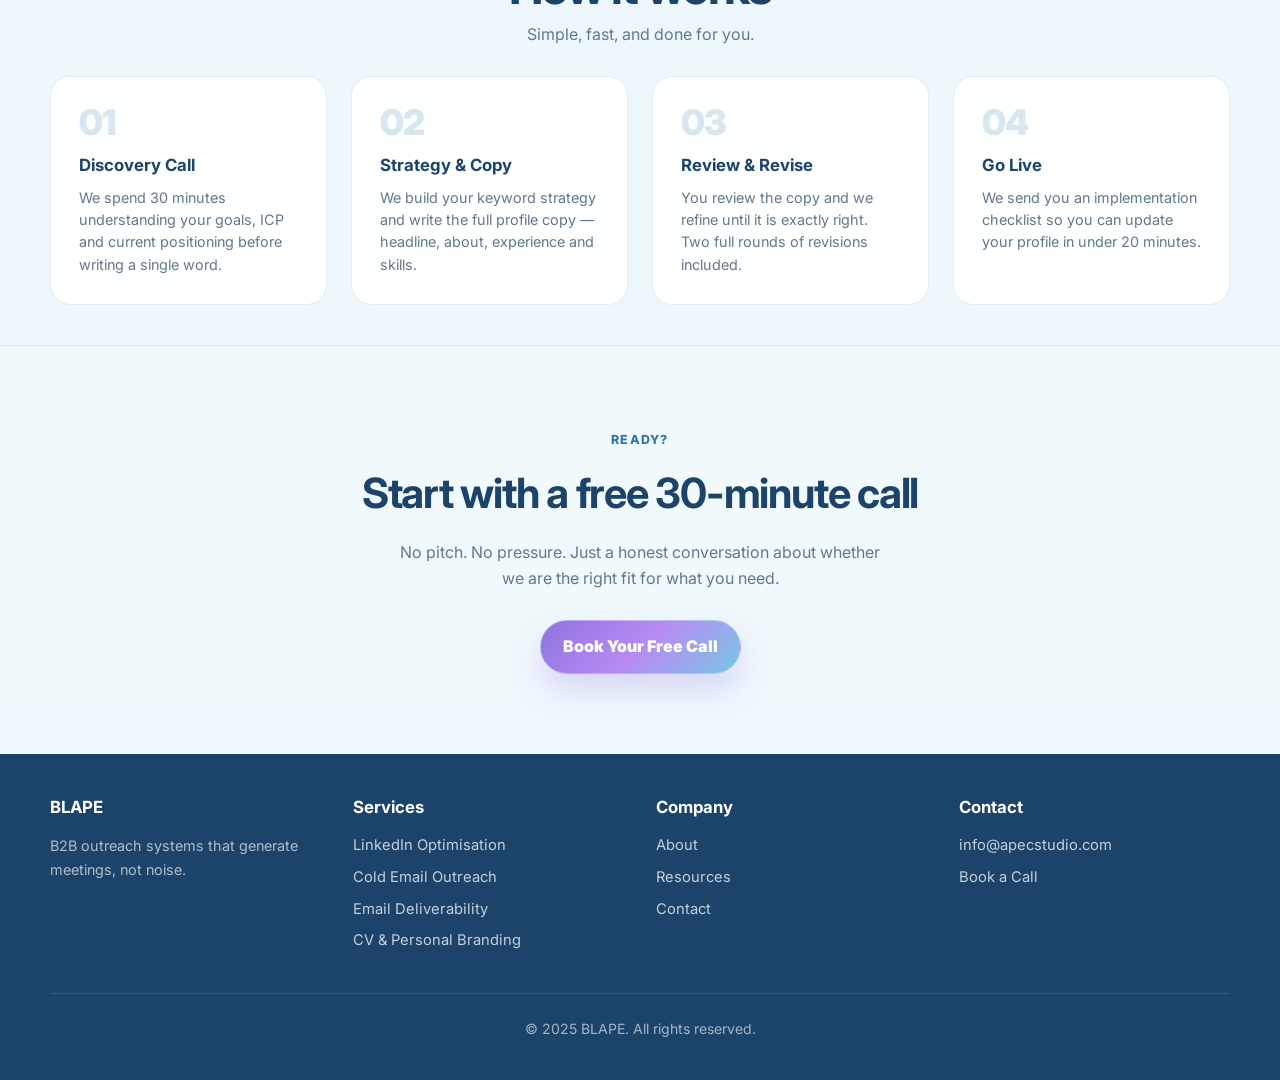
<file: services/linkedin-optimization.html>
<!DOCTYPE html>
<html lang="en">
<head>
  <meta charset="UTF-8" />
  <meta name="viewport" content="width=device-width, initial-scale=1.0" />
  <title>LinkedIn Profile Optimisation | BLAPE</title>
  <meta name="description" content="We rewrite your LinkedIn profile so decision-makers stop scrolling. More profile views, more connection requests, more booked calls." />
  <link rel="canonical" href="https://apecstudio.github.io/BLAPE-testing/services/linkedin-optimization.html" />
  <link rel="icon" href="../monkey-logo.png" />
  <link rel="preconnect" href="https://fonts.googleapis.com" />
  <link rel="preconnect" href="https://fonts.gstatic.com" crossorigin />
  <link href="https://fonts.googleapis.com/css2?family=Inter:wght@400;500;600;700;800;900&family=Sora:wght@700;800&display=swap" rel="stylesheet" />
  <link rel="stylesheet" href="../assets/css/styles.css" />
  <style>
    .service-hero {
      padding: 60px 0 50px;
      border-bottom: 1px solid var(--line);
    }
    .service-hero .kicker {
      display: inline-block;
      padding: 6px 16px;
      border-radius: 999px;
      background: rgba(47,121,168,0.1);
      color: var(--primary-2);
      font-size: 0.78rem;
      font-weight: 800;
      letter-spacing: 0.1em;
      text-transform: uppercase;
      margin-bottom: 20px;
    }
    .service-hero h1 {
      color: var(--primary);
      font-size: clamp(2.2rem, 5vw, 3.4rem);
      letter-spacing: -0.04em;
      line-height: 1.05;
      margin-bottom: 18px;
      max-width: 18ch;
    }
    .service-hero p {
      color: var(--muted);
      font-size: 1.08rem;
      max-width: 56ch;
      margin-bottom: 28px;
    }
    .service-hero .hero-btns {
      display: flex; gap: 14px; flex-wrap: wrap;
    }
    .what-grid {
      display: grid;
      grid-template-columns: 1fr 1fr;
      gap: 48px;
      align-items: start;
      margin-top: 20px;
    }
    .what-list { list-style: none; }
    .what-list li {
      display: flex;
      gap: 14px;
      padding: 16px 0;
      border-bottom: 1px solid var(--line);
      color: var(--text);
      font-size: 0.97rem;
      line-height: 1.5;
    }
    .what-list li:last-child { border-bottom: none; }
    .what-list li .check {
      width: 22px; height: 22px;
      border-radius: 50%;
      background: rgba(47,121,168,0.1);
      color: var(--primary-2);
      display: grid; place-items: center;
      font-weight: 900; font-size: 0.78rem;
      flex-shrink: 0;
      margin-top: 2px;
    }
    .what-list li strong { display: block; color: var(--primary); margin-bottom: 4px; font-size: 1rem; }
    .side-card {
      background: var(--surface);
      border: 1px solid var(--line);
      border-radius: 24px;
      padding: 32px;
      position: sticky;
      top: 100px;
    }
    .side-card h3 {
      color: var(--primary);
      font-size: 1.3rem;
      margin-bottom: 8px;
    }
    .side-card p {
      color: var(--muted);
      font-size: 0.92rem;
      margin-bottom: 20px;
    }
    .side-card .price {
      font-size: 2rem;
      font-weight: 900;
      color: var(--primary);
      letter-spacing: -0.04em;
      margin-bottom: 4px;
    }
    .side-card .price-note {
      color: var(--muted);
      font-size: 0.83rem;
      margin-bottom: 20px;
    }
    .side-card .divider {
      border: none;
      border-top: 1px solid var(--line);
      margin: 20px 0;
    }
    .side-card ul { list-style: none; }
    .side-card ul li {
      display: flex; gap: 10px;
      color: var(--muted); font-size: 0.9rem;
      margin-bottom: 10px;
    }
    .side-card ul li::before {
      content: "✓";
      color: var(--primary-2);
      font-weight: 900;
      flex-shrink: 0;
    }
    .process-steps {
      display: grid;
      grid-template-columns: repeat(auto-fit, minmax(220px, 1fr));
      gap: 24px;
      margin-top: 28px;
    }
    .process-step {
      padding: 28px;
      border-radius: 20px;
      background: var(--surface);
      border: 1px solid var(--line);
    }
    .step-num {
      font-size: 2.2rem;
      font-weight: 900;
      color: rgba(47,121,168,0.18);
      line-height: 1;
      margin-bottom: 12px;
      letter-spacing: -0.04em;
    }
    .process-step h4 {
      color: var(--primary);
      font-size: 1.05rem;
      margin-bottom: 8px;
    }
    .process-step p {
      color: var(--muted);
      font-size: 0.9rem;
      line-height: 1.55;
    }
    @media (max-width: 820px) {
      .what-grid { grid-template-columns: 1fr; gap: 28px; }
      .side-card { position: static; }
    }
  </style>
</head>
<body>

  <!-- HEADER -->
  <header class="site-header">
    <div class="container header-inner">
      <a href="../index.html" class="brand">
        <div class="logo-circle">
          <img src="../monkey-logo.png" alt="BLAPE logo" />
        </div>
        <span>BLAPE</span>
      </a>
      <nav class="nav" id="nav-menu" aria-label="Main navigation">
        <a href="../index.html">Home</a>
        <a href="../index.html#services" class="active">Services</a>
        <a href="../about.html">About</a>
        <a href="../resources.html">Resources</a>
        <a href="../contact.html" class="nav-cta">Book a Call</a>
      </nav>
    </div>
  </header>

  <!-- SERVICE HERO -->
  <section class="service-hero">
    <div class="container">
      <span class="kicker anim-fadeup d1">LinkedIn Optimisation</span>
      <h1 class="anim-fadeup d2">Your LinkedIn profile is losing you deals.</h1>
      <p class="anim-fadeup d3">We rewrite every section of your profile so that when a decision-maker lands on it, they immediately understand what you do, who you help, and why they should respond.</p>
      <div class="hero-btns anim-fadeup d4">
        <a href="../contact.html" class="btn btn-dark">Book a Free Call</a>
        <a href="../resources.html" class="btn btn-outline">Free LinkedIn Guide</a>
      </div>
    </div>
  </section>

  <!-- WHAT WE DO -->
  <section>
    <div class="container">
      <div class="what-grid">
        <div>
          <div class="section-head">
            <span class="section-kicker">What is included</span>
            <h2>Full profile rewrite — every section</h2>
            <p>We do not just fix your headline. We rebuild the entire profile with a clear positioning strategy.</p>
          </div>
          <ul class="what-list">
            <li>
              <div class="check">1</div>
              <div><strong>Headline &amp; Tagline</strong>Your headline is the first thing people read. We write one that immediately communicates value — not job title.</div>
            </li>
            <li>
              <div class="check">2</div>
              <div><strong>About Section</strong>A compelling summary that tells your story, establishes credibility and ends with a clear call to action.</div>
            </li>
            <li>
              <div class="check">3</div>
              <div><strong>Experience Rewrite</strong>We rewrite your experience in the language of outcomes — not duties. Decision-makers care about results.</div>
            </li>
            <li>
              <div class="check">4</div>
              <div><strong>Skills &amp; Endorsements</strong>We align your skills section with what your ICP is actually searching for.</div>
            </li>
            <li>
              <div class="check">5</div>
              <div><strong>Banner &amp; Visual Identity</strong>We provide a custom banner brief so your visual identity matches your positioning.</div>
            </li>
            <li>
              <div class="check">6</div>
              <div><strong>SEO &amp; Keyword Strategy</strong>We embed the right keywords so LinkedIn surfaces your profile in the right searches.</div>
            </li>
          </ul>
        </div>
        <div>
          <div class="side-card anim-fadeup d2">
            <h3>LinkedIn Profile Optimisation</h3>
            <p>One-time profile overhaul. Delivered in 5 business days.</p>
            <div class="price">From GBP 297</div>
            <div class="price-note">One-time fee. No monthly retainer required.</div>
            <a href="../contact.html" class="btn btn-dark" style="width:100%;margin-bottom:16px;">Book a Free Call</a>
            <hr class="divider" />
            <ul>
              <li>Full profile copy rewrite</li>
              <li>Keyword and SEO strategy</li>
              <li>Headline variants (A/B tested)</li>
              <li>Banner design brief</li>
              <li>2 rounds of revisions</li>
              <li>Implementation checklist</li>
            </ul>
          </div>
        </div>
      </div>
    </div>
  </section>

  <!-- PROCESS -->
  <section style="background: var(--bg-soft); border-top: 1px solid var(--line); border-bottom: 1px solid var(--line);">
    <div class="container">
      <div class="section-head centered">
        <span class="section-kicker">The Process</span>
        <h2>How it works</h2>
        <p>Simple, fast, and done for you.</p>
      </div>
      <div class="process-steps">
        <div class="process-step anim-fadeup d1">
          <div class="step-num">01</div>
          <h4>Discovery Call</h4>
          <p>We spend 30 minutes understanding your goals, ICP and current positioning before writing a single word.</p>
        </div>
        <div class="process-step anim-fadeup d2">
          <div class="step-num">02</div>
          <h4>Strategy &amp; Copy</h4>
          <p>We build your keyword strategy and write the full profile copy — headline, about, experience and skills.</p>
        </div>
        <div class="process-step anim-fadeup d3">
          <div class="step-num">03</div>
          <h4>Review &amp; Revise</h4>
          <p>You review the copy and we refine until it is exactly right. Two full rounds of revisions included.</p>
        </div>
        <div class="process-step anim-fadeup d4">
          <div class="step-num">04</div>
          <h4>Go Live</h4>
          <p>We send you an implementation checklist so you can update your profile in under 20 minutes.</p>
        </div>
      </div>
    </div>
  </section>

  <!-- CTA -->
  <section>
    <div class="container">
      <div style="text-align:center;padding:40px 0;">
        <span class="section-kicker">Ready?</span>
        <h2 style="color:var(--primary);font-size:clamp(1.8rem,3.5vw,2.6rem);letter-spacing:-0.03em;margin-bottom:14px;">Start with a free 30-minute call</h2>
        <p style="color:var(--muted);margin-bottom:28px;max-width:48ch;margin-left:auto;margin-right:auto;">No pitch. No pressure. Just a honest conversation about whether we are the right fit for what you need.</p>
        <a href="../contact.html" class="purple-pop">Book Your Free Call</a>
      </div>
    </div>
  </section>

  <!-- FOOTER -->
  <footer class="site-footer">
    <div class="container">
      <div class="footer-grid">
        <div class="footer-col">
          <h3>BLAPE</h3>
          <p style="color:rgba(255,255,255,0.65);font-size:0.9rem;line-height:1.6;">B2B outreach systems that generate meetings, not noise.</p>
        </div>
        <div class="footer-col">
          <h3>Services</h3>
          <a href="linkedin-optimization.html">LinkedIn Optimisation</a>
          <a href="cold-email-outreach.html">Cold Email Outreach</a>
          <a href="email-deliverability.html">Email Deliverability</a>
          <a href="cv-personal-branding.html">CV &amp; Personal Branding</a>
        </div>
        <div class="footer-col">
          <h3>Company</h3>
          <a href="../about.html">About</a>
          <a href="../resources.html">Resources</a>
          <a href="../contact.html">Contact</a>
        </div>
        <div class="footer-col">
          <h3>Contact</h3>
          <a href="mailto:info@apecstudio.com">info@apecstudio.com</a>
          <a href="../contact.html">Book a Call</a>
        </div>
      </div>
      <div class="footer-bottom">&copy; 2025 BLAPE. All rights reserved.</div>
    </div>
  </footer>

  <script src="../assets/js/main.js"></script>
</body>
</html>
</file>
<file: assets/css/styles.css>
:root {
  --bg: #f7fbff;
  --bg-soft: #eef7fc;
  --surface: rgba(255,255,255,0.9);
  --line: rgba(28,68,107,0.1);
  --text: #14324f;
  --muted: #61788d;
  --primary: #1c446b;
  --primary-2: #2f79a8;
  --primary-3: #77c7e3;
  --accent: #a98cf0;
  --accent-strong: #8f72e0;
  --accent-soft: rgba(169,140,240,0.14);
  --shadow: 0 18px 40px rgba(27,88,131,0.1);
  --shadow-strong: 0 28px 70px rgba(27,88,131,0.14);
  --radius-xl: 34px;
  --max: 1180px;
  --header-height: 82px;
}

*, *::before, *::after { box-sizing: border-box; margin: 0; padding: 0; }
html { scroll-behavior: smooth; }

body {
  font-family: "Inter", system-ui, -apple-system, sans-serif;
  background:
    radial-gradient(circle at top left, rgba(114,199,229,0.16), transparent 24%),
    radial-gradient(circle at top right, rgba(183,140,243,0.1), transparent 18%),
    linear-gradient(180deg, #fbfdff 0%, #eef8fc 100%);
  color: var(--text);
  line-height: 1.6;
  -webkit-font-smoothing: antialiased;
}

a { color: inherit; text-decoration: none; }
img, svg { display: block; max-width: 100%; }
button, input, textarea { font: inherit; }

.container {
  width: min(calc(100% - 34px), var(--max));
  margin: 0 auto;
}

@keyframes fadeUp {
  from { opacity: 0; transform: translateY(22px); }
  to   { opacity: 1; transform: translateY(0); }
}
@keyframes floatCard {
  0%, 100% { transform: translateY(0px); }
  50%       { transform: translateY(-8px); }
}
@keyframes pulseRing {
  0%   { box-shadow: 0 0 0 0    rgba(169,140,240,0.35); }
  70%  { box-shadow: 0 0 0 12px rgba(169,140,240,0); }
  100% { box-shadow: 0 0 0 0    rgba(169,140,240,0); }
}
@keyframes rotateFade {
  0%   { opacity: 0; transform: translateY(6px);  }
  10%  { opacity: 1; transform: translateY(0);    }
  22%  { opacity: 1; transform: translateY(0);    }
  34%  { opacity: 0; transform: translateY(-6px); }
  100% { opacity: 0; transform: translateY(-6px); }
}

.anim-fadeup { opacity: 0; animation: fadeUp 0.65s cubic-bezier(.22,.68,0,1.1) forwards; }
.anim-fadeup.d1 { animation-delay: 0.05s; }
.anim-fadeup.d2 { animation-delay: 0.15s; }
.anim-fadeup.d3 { animation-delay: 0.25s; }
.anim-fadeup.d4 { animation-delay: 0.35s; }
.anim-fadeup.d5 { animation-delay: 0.45s; }

/* HEADER */
.site-header {
  position: sticky; top: 0; z-index: 1000;
  -webkit-backdrop-filter: blur(18px);
  backdrop-filter: blur(18px);
  background: rgba(255,255,255,0.84);
  border-bottom: 1px solid rgba(28,68,107,0.08);
}
.header-inner {
  min-height: var(--header-height);
  display: flex; align-items: center;
  justify-content: space-between; gap: 20px;
}
.brand {
  display: flex; align-items: center; gap: 14px;
  color: var(--primary); font-weight: 900;
  letter-spacing: -0.03em; flex-shrink: 0;
}
.logo-circle {
  width: 58px; height: 58px; border-radius: 50%;
  background: #ffffff; border: 4px solid #ffffff;
  box-shadow: 0 10px 24px rgba(28,68,107,0.16);
  display: grid; place-items: center;
  overflow: hidden; flex-shrink: 0;
  transition: box-shadow 0.25s ease, transform 0.25s ease;
}
.logo-circle:hover {
  box-shadow: 0 14px 30px rgba(28,68,107,0.2);
  transform: translateY(-1px);
}
.logo-circle img {
  width: 100%; height: 100%; object-fit: cover;
  display: block; transform: scale(1.42);
}
.brand span {
  font-size: 1.42rem; font-weight: 700;
  letter-spacing: -0.035em; color: var(--primary);
}
.nav {
  display: flex; align-items: center;
  gap: 8px; flex-wrap: wrap; justify-content: flex-end;
}
.nav a {
  padding: 10px 14px; border-radius: 999px;
  font-weight: 700; font-size: 0.94rem;
  color: var(--primary); transition: 0.22s ease;
}
.nav a:hover { background: rgba(114,199,229,0.12); }
.nav a.active { background: rgba(28,68,107,0.08); }
.nav .nav-cta {
  background: var(--primary); color: white;
  box-shadow: 0 10px 22px rgba(28,68,107,0.16);
}
.nav .nav-cta:hover { background: #17395c; }

/* BUTTONS */
.btn {
  display: inline-flex; align-items: center;
  justify-content: center; gap: 10px;
  min-height: 54px; padding: 0 24px;
  border-radius: 999px; font-weight: 800;
  border: none; cursor: pointer;
  transition: transform 0.22s ease, box-shadow 0.22s ease;
  text-decoration: none; white-space: nowrap;
}
.btn:hover { transform: translateY(-2px); }
.btn-primary {
  background: white; color: var(--primary);
  box-shadow: 0 12px 24px rgba(0,0,0,0.1);
}
.btn-ghost-white {
  background: rgba(255,255,255,0.13); color: white;
  border: 1px solid rgba(255,255,255,0.22);
}
.btn-dark {
  background: var(--primary); color: white;
  box-shadow: 0 14px 26px rgba(28,68,107,0.2);
}
.btn-dark:hover { background: #17385a; }
.btn-outline {
  background: transparent; color: var(--primary);
  border: 2px solid rgba(28,68,107,0.18);
}
.purple-pop {
  display: inline-flex; align-items: center;
  justify-content: center; min-height: 54px;
  padding: 0 22px; border-radius: 999px;
  background: linear-gradient(135deg, #8f72e0 0%, #b78cf3 52%, #77c7e3 100%);
  color: white; font-weight: 900;
  box-shadow: 0 16px 32px rgba(143,114,224,0.26);
  border: 1px solid rgba(255,255,255,0.3);
  transition: transform 0.22s ease, box-shadow 0.22s ease;
  text-decoration: none;
}
.purple-pop:hover { transform: translateY(-2px); }

/* HERO */
.hero { padding: 24px 0 30px; }
.hero-shell {
  position: relative; overflow: hidden;
  border-radius: var(--radius-xl);
  background:
    radial-gradient(circle at 78% 34%, rgba(255,255,255,0.14), transparent 19%),
    linear-gradient(135deg, #193d63 0%, #2b6f9c 48%, #77cae7 100%);
  box-shadow: var(--shadow-strong); isolation: isolate;
}
.hero-grid {
  position: relative; z-index: 1;
  display: grid; grid-template-columns: 1.08fr 0.92fr;
  gap: 30px; align-items: center;
  min-height: 580px; padding: 54px 52px;
}
.hero-left h1 {
  color: white;
  font-size: clamp(2.8rem, 6vw, 4.2rem);
  line-height: 1.05; margin-bottom: 14px;
  letter-spacing: -0.035em;
}
.hero-left p {
  color: rgba(255,255,255,0.88);
  font-size: 1.08rem; line-height: 1.55;
  margin-bottom: 28px; max-width: 48ch;
}
.hero-left .btn-container {
  display: flex; gap: 12px;
  align-items: center; flex-wrap: wrap;
}
.hero-right {
  display: flex; justify-content: center;
  align-items: center;
  animation: floatCard 4s ease-in-out infinite;
}
.logo-circle--hero {
  width: 120px; height: 120px;
  border-radius: 50%; background: #ffffff;
  border: 6px solid #ffffff;
  box-shadow: 0 14px 34px rgba(0,0,0,0.18);
  display: grid; place-items: center;
  overflow: hidden;
  animation: pulseRing 3s ease-in-out infinite;
}
.logo-circle--hero img {
  width: 100%; height: 100%; object-fit: cover;
  transform: scale(1.42);
}

/* SECTIONS */
section { padding: 40px 0; }
.section-head { max-width: 760px; margin: 0 auto 28px; }
.section-head.centered { text-align: center; }
.section-kicker {
  display: inline-block; font-size: 0.78rem;
  font-weight: 800; letter-spacing: 0.1em;
  text-transform: uppercase; color: var(--primary-2);
  margin-bottom: 10px;
}
.section-head h2 {
  color: var(--primary);
  font-size: clamp(2rem, 4vw, 3rem);
  letter-spacing: -0.04em; line-height: 1.04;
  margin-bottom: 10px;
}
.section-head p { color: var(--muted); font-size: 1rem; }

/* SERVICES GRID */
.services-grid {
  display: grid;
  grid-template-columns: repeat(auto-fit, minmax(260px, 1fr));
  gap: 24px; margin-top: 32px;
}
.service-card {
  padding: 32px; border-radius: 24px;
  background: var(--surface); border: 1px solid var(--line);
  transition: all 0.3s ease; display: flex; flex-direction: column;
}
.service-card:hover {
  transform: translateY(-6px);
  box-shadow: var(--shadow);
}
.service-icon {
  width: 52px; height: 52px;
  background: rgba(169,140,240,0.12);
  border-radius: 16px; display: grid;
  place-items: center; margin-bottom: 16px;
}
.service-card h3 {
  color: var(--primary); font-size: 1.28rem;
  margin-bottom: 10px;
}
.service-card p {
  color: var(--muted); font-size: 0.95rem;
  margin-bottom: 20px; flex-grow: 1;
}
.service-card .learn-more {
  color: var(--primary-2); font-weight: 700;
  display: inline-flex; align-items: center;
  gap: 6px; transition: gap 0.22s ease;
}
.service-card .learn-more:hover { gap: 12px; }

/* PAGE HERO */
.page-hero {
  padding: 60px 0 40px;
  border-bottom: 1px solid var(--line);
}
.page-hero h1 {
  color: var(--primary);
  font-size: clamp(2rem, 4vw, 3rem);
  letter-spacing: -0.04em; margin-bottom: 16px;
}
.page-hero p {
  color: var(--muted); font-size: 1.05rem; max-width: 60ch;
}

/* FEATURES GRID */
.features-grid {
  display: grid;
  grid-template-columns: repeat(auto-fit, minmax(240px, 1fr));
  gap: 24px; margin-top: 28px;
}
.feature-box {
  padding: 28px; border-radius: 20px;
  background: var(--surface); border: 1px solid var(--line);
}
.feature-box h3 {
  color: var(--primary); font-size: 1.1rem; margin-bottom: 8px;
}
.feature-box p { color: var(--muted); font-size: 0.92rem; }

/* CONTACT FORM */
.contact-form {
  max-width: 680px; margin: 32px auto 0;
  padding: 40px; border-radius: 24px;
  background: var(--surface); border: 1px solid var(--line);
}
.form-group { margin-bottom: 24px; }
.form-group label {
  display: block; color: var(--text);
  font-weight: 700; margin-bottom: 8px;
}
.form-group input,
.form-group textarea {
  width: 100%; padding: 12px 16px;
  border-radius: 12px; border: 1px solid var(--line);
  background: transparent; color: var(--text);
  font-size: 0.95rem; transition: border-color 0.22s ease;
}
.form-group input:focus,
.form-group textarea:focus {
  outline: none; border-color: var(--primary-2);
}
.form-group textarea { resize: vertical; min-height: 140px; }

/* FOOTER */
.site-footer {
  background: var(--primary); color: white;
  padding: 40px 0;
}
.footer-grid {
  display: grid;
  grid-template-columns: repeat(auto-fit, minmax(180px, 1fr));
  gap: 32px; margin-bottom: 32px;
}
.footer-col h3 { font-size: 1.05rem; margin-bottom: 14px; }
.footer-col a {
  display: block; color: rgba(255,255,255,0.75);
  font-size: 0.92rem; margin-bottom: 8px;
  transition: color 0.22s ease;
}
.footer-col a:hover { color: white; }
.footer-bottom {
  border-top: 1px solid rgba(255,255,255,0.1);
  padding-top: 24px; text-align: center;
  color: rgba(255,255,255,0.6); font-size: 0.88rem;
}

/* RESPONSIVE */
@media (max-width: 900px) {
  .hero-grid { grid-template-columns: 1fr; min-height: auto; padding: 40px 28px; }
  .hero-right { display: none; }
}
@media (max-width: 768px) {
  .nav a { padding: 8px 10px; font-size: 0.86rem; }
  section { padding: 28px 0; }
  .contact-form { padding: 24px; }
}
@media (max-width: 480px) {
  .services-grid, .features-grid { grid-template-columns: 1fr; }
  .hero-left h1 { font-size: 2rem; }
}
</file>
